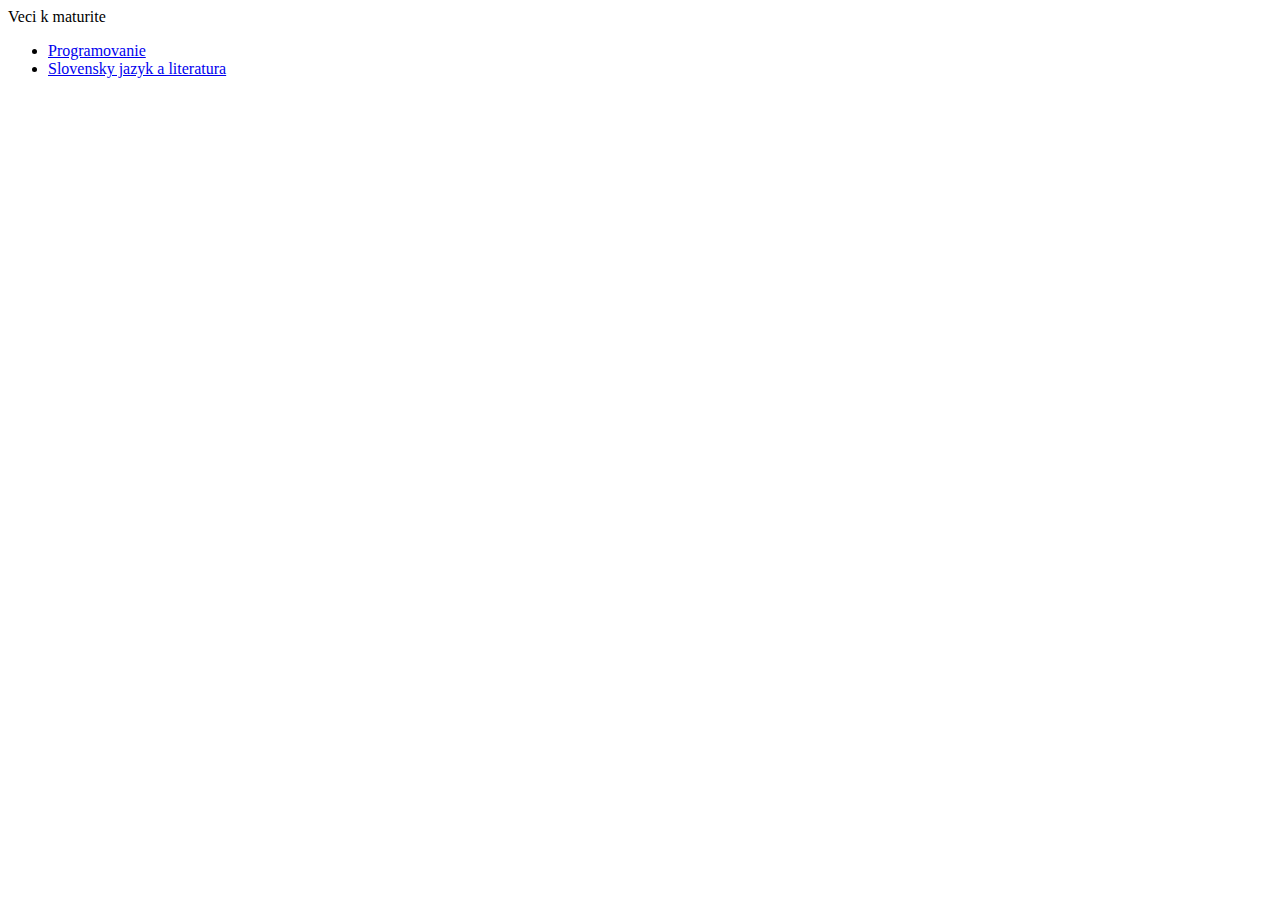
<file: material/index.html>
<!DOCTYPE html>
<html lang="">
  <head>
    <meta charset="utf-8">
    <title>Veci k maturite</title>
  </head>
  <body>
    <header>Veci k maturite</header>
    <main>
      <ul>
	<li><a href="prog.html">Programovanie</a></li>
	<li><a href="slovensky_jazyk.html">Slovensky jazyk a literatura</a></li>
    </main>
    <footer>
      
    </footer>
  </body>
</html>
</file>
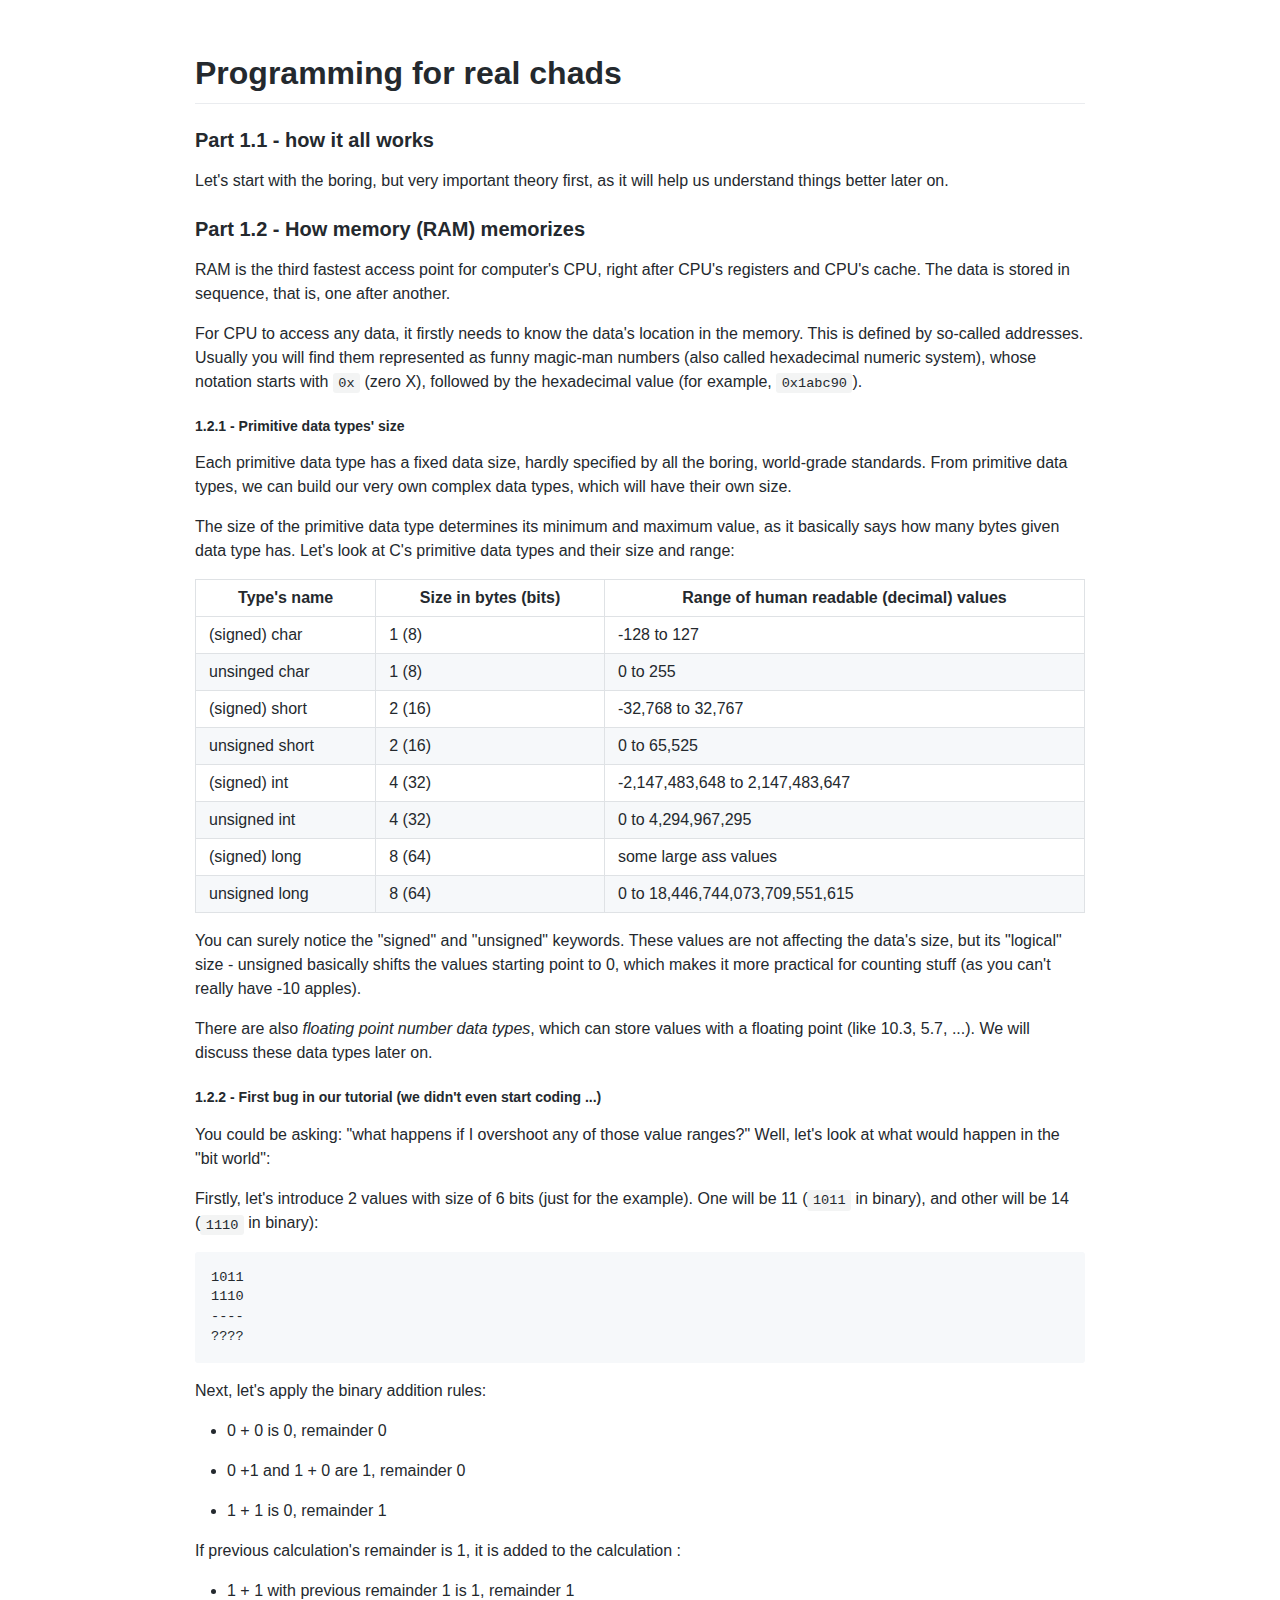
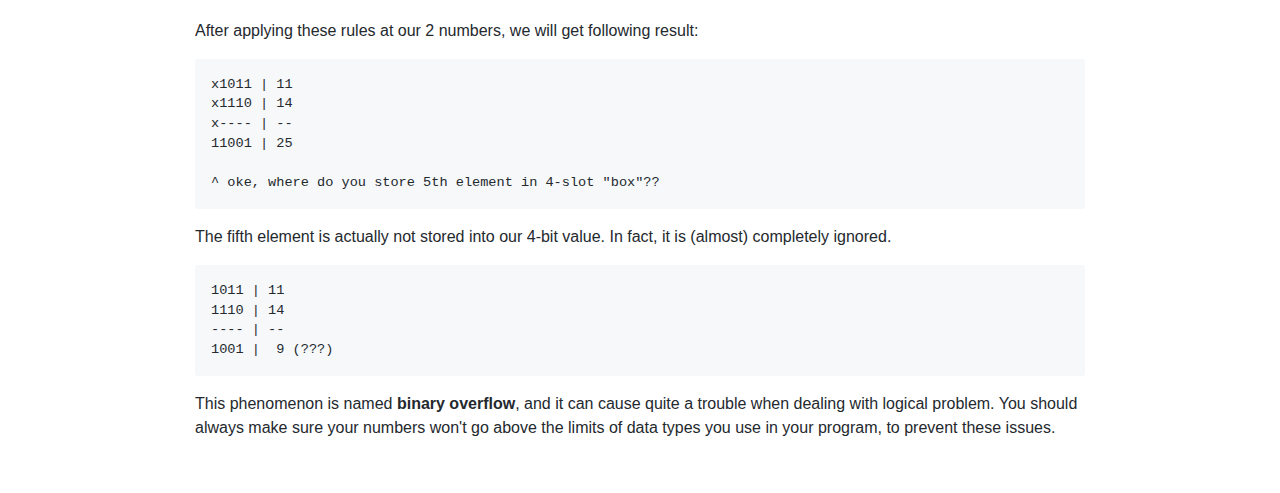
<file: learnc/part1.html>
<!DOCTYPE html>
<html lang="en">
<head>
  <meta charset="UTF-8">
  <meta name="viewport" content="width=device-width, initial-scale=1">
  <title></title>
  <style>
  @font-face {
  font-family: octicons-link;
  src: url([data-uri]) format('woff');
}

.markdown-body .octicon {
  display: inline-block;
  fill: currentColor;
  vertical-align: text-bottom;
}

.markdown-body .anchor {
  float: left;
  line-height: 1;
  margin-left: -20px;
  padding-right: 4px;
}

.markdown-body .anchor:focus {
  outline: none;
}

.markdown-body h1 .octicon-link,
.markdown-body h2 .octicon-link,
.markdown-body h3 .octicon-link,
.markdown-body h4 .octicon-link,
.markdown-body h5 .octicon-link,
.markdown-body h6 .octicon-link {
  color: #1b1f23;
  vertical-align: middle;
  visibility: hidden;
}

.markdown-body h1:hover .anchor,
.markdown-body h2:hover .anchor,
.markdown-body h3:hover .anchor,
.markdown-body h4:hover .anchor,
.markdown-body h5:hover .anchor,
.markdown-body h6:hover .anchor {
  text-decoration: none;
}

.markdown-body h1:hover .anchor .octicon-link,
.markdown-body h2:hover .anchor .octicon-link,
.markdown-body h3:hover .anchor .octicon-link,
.markdown-body h4:hover .anchor .octicon-link,
.markdown-body h5:hover .anchor .octicon-link,
.markdown-body h6:hover .anchor .octicon-link {
  visibility: visible;
}

.markdown-body {
  -ms-text-size-adjust: 100%;
  -webkit-text-size-adjust: 100%;
  color: #24292e;
  line-height: 1.5;
  font-family: -apple-system,BlinkMacSystemFont,Segoe UI,Helvetica,Arial,sans-serif,Apple Color Emoji,Segoe UI Emoji,Segoe UI Symbol;
  font-size: 16px;
  line-height: 1.5;
  word-wrap: break-word;
}

.markdown-body .pl-c {
  color: #6a737d;
}

.markdown-body .pl-c1,
.markdown-body .pl-s .pl-v {
  color: #005cc5;
}

.markdown-body .pl-e,
.markdown-body .pl-en {
  color: #6f42c1;
}

.markdown-body .pl-s .pl-s1,
.markdown-body .pl-smi {
  color: #24292e;
}

.markdown-body .pl-ent {
  color: #22863a;
}

.markdown-body .pl-k {
  color: #d73a49;
}

.markdown-body .pl-pds,
.markdown-body .pl-s,
.markdown-body .pl-s .pl-pse .pl-s1,
.markdown-body .pl-sr,
.markdown-body .pl-sr .pl-cce,
.markdown-body .pl-sr .pl-sra,
.markdown-body .pl-sr .pl-sre {
  color: #032f62;
}

.markdown-body .pl-smw,
.markdown-body .pl-v {
  color: #e36209;
}

.markdown-body .pl-bu {
  color: #b31d28;
}

.markdown-body .pl-ii {
  background-color: #b31d28;
  color: #fafbfc;
}

.markdown-body .pl-c2 {
  background-color: #d73a49;
  color: #fafbfc;
}

.markdown-body .pl-c2:before {
  content: "^M";
}

.markdown-body .pl-sr .pl-cce {
  color: #22863a;
  font-weight: 700;
}

.markdown-body .pl-ml {
  color: #735c0f;
}

.markdown-body .pl-mh,
.markdown-body .pl-mh .pl-en,
.markdown-body .pl-ms {
  color: #005cc5;
  font-weight: 700;
}

.markdown-body .pl-mi {
  color: #24292e;
  font-style: italic;
}

.markdown-body .pl-mb {
  color: #24292e;
  font-weight: 700;
}

.markdown-body .pl-md {
  background-color: #ffeef0;
  color: #b31d28;
}

.markdown-body .pl-mi1 {
  background-color: #f0fff4;
  color: #22863a;
}

.markdown-body .pl-mc {
  background-color: #ffebda;
  color: #e36209;
}

.markdown-body .pl-mi2 {
  background-color: #005cc5;
  color: #f6f8fa;
}

.markdown-body .pl-mdr {
  color: #6f42c1;
  font-weight: 700;
}

.markdown-body .pl-ba {
  color: #586069;
}

.markdown-body .pl-sg {
  color: #959da5;
}

.markdown-body .pl-corl {
  color: #032f62;
  text-decoration: underline;
}

.markdown-body details {
  display: block;
}

.markdown-body summary {
  display: list-item;
}

.markdown-body a {
  background-color: transparent;
}

.markdown-body a:active,
.markdown-body a:hover {
  outline-width: 0;
}

.markdown-body strong {
  font-weight: inherit;
  font-weight: bolder;
}

.markdown-body h1 {
  font-size: 2em;
  margin: .67em 0;
}

.markdown-body img {
  border-style: none;
}

.markdown-body code,
.markdown-body kbd,
.markdown-body pre {
  font-family: monospace,monospace;
  font-size: 1em;
}

.markdown-body hr {
  box-sizing: content-box;
  height: 0;
  overflow: visible;
}

.markdown-body input {
  font: inherit;
  margin: 0;
}

.markdown-body input {
  overflow: visible;
}

.markdown-body [type=checkbox] {
  box-sizing: border-box;
  padding: 0;
}

.markdown-body * {
  box-sizing: border-box;
}

.markdown-body input {
  font-family: inherit;
  font-size: inherit;
  line-height: inherit;
}

.markdown-body a {
  color: #0366d6;
  text-decoration: none;
}

.markdown-body a:hover {
  text-decoration: underline;
}

.markdown-body strong {
  font-weight: 600;
}

.markdown-body hr {
  background: transparent;
  border: 0;
  border-bottom: 1px solid #dfe2e5;
  height: 0;
  margin: 15px 0;
  overflow: hidden;
}

.markdown-body hr:before {
  content: "";
  display: table;
}

.markdown-body hr:after {
  clear: both;
  content: "";
  display: table;
}

.markdown-body table {
  border-collapse: collapse;
  border-spacing: 0;
}

.markdown-body td,
.markdown-body th {
  padding: 0;
}

.markdown-body details summary {
  cursor: pointer;
}

.markdown-body h1,
.markdown-body h2,
.markdown-body h3,
.markdown-body h4,
.markdown-body h5,
.markdown-body h6 {
  margin-bottom: 0;
  margin-top: 0;
}

.markdown-body h1 {
  font-size: 32px;
}

.markdown-body h1,
.markdown-body h2 {
  font-weight: 600;
}

.markdown-body h2 {
  font-size: 24px;
}

.markdown-body h3 {
  font-size: 20px;
}

.markdown-body h3,
.markdown-body h4 {
  font-weight: 600;
}

.markdown-body h4 {
  font-size: 16px;
}

.markdown-body h5 {
  font-size: 14px;
}

.markdown-body h5,
.markdown-body h6 {
  font-weight: 600;
}

.markdown-body h6 {
  font-size: 12px;
}

.markdown-body p {
  margin-bottom: 10px;
  margin-top: 0;
}

.markdown-body blockquote {
  margin: 0;
}

.markdown-body ol,
.markdown-body ul {
  margin-bottom: 0;
  margin-top: 0;
  padding-left: 0;
}

.markdown-body ol ol,
.markdown-body ul ol {
  list-style-type: lower-roman;
}

.markdown-body ol ol ol,
.markdown-body ol ul ol,
.markdown-body ul ol ol,
.markdown-body ul ul ol {
  list-style-type: lower-alpha;
}

.markdown-body dd {
  margin-left: 0;
}

.markdown-body code,
.markdown-body pre {
  font-family: SFMono-Regular,Consolas,Liberation Mono,Menlo,Courier,monospace;
  font-size: 12px;
}

.markdown-body pre {
  margin-bottom: 0;
  margin-top: 0;
}

.markdown-body input::-webkit-inner-spin-button,
.markdown-body input::-webkit-outer-spin-button {
  -webkit-appearance: none;
  appearance: none;
  margin: 0;
}

.markdown-body .border {
  border: 1px solid #e1e4e8!important;
}

.markdown-body .border-0 {
  border: 0!important;
}

.markdown-body .border-bottom {
  border-bottom: 1px solid #e1e4e8!important;
}

.markdown-body .rounded-1 {
  border-radius: 3px!important;
}

.markdown-body .bg-white {
  background-color: #fff!important;
}

.markdown-body .bg-gray-light {
  background-color: #fafbfc!important;
}

.markdown-body .text-gray-light {
  color: #6a737d!important;
}

.markdown-body .mb-0 {
  margin-bottom: 0!important;
}

.markdown-body .my-2 {
  margin-bottom: 8px!important;
  margin-top: 8px!important;
}

.markdown-body .pl-0 {
  padding-left: 0!important;
}

.markdown-body .py-0 {
  padding-bottom: 0!important;
  padding-top: 0!important;
}

.markdown-body .pl-1 {
  padding-left: 4px!important;
}

.markdown-body .pl-2 {
  padding-left: 8px!important;
}

.markdown-body .py-2 {
  padding-bottom: 8px!important;
  padding-top: 8px!important;
}

.markdown-body .pl-3,
.markdown-body .px-3 {
  padding-left: 16px!important;
}

.markdown-body .px-3 {
  padding-right: 16px!important;
}

.markdown-body .pl-4 {
  padding-left: 24px!important;
}

.markdown-body .pl-5 {
  padding-left: 32px!important;
}

.markdown-body .pl-6 {
  padding-left: 40px!important;
}

.markdown-body .f6 {
  font-size: 12px!important;
}

.markdown-body .lh-condensed {
  line-height: 1.25!important;
}

.markdown-body .text-bold {
  font-weight: 600!important;
}

.markdown-body:before {
  content: "";
  display: table;
}

.markdown-body:after {
  clear: both;
  content: "";
  display: table;
}

.markdown-body>:first-child {
  margin-top: 0!important;
}

.markdown-body>:last-child {
  margin-bottom: 0!important;
}

.markdown-body a:not([href]) {
  color: inherit;
  text-decoration: none;
}

.markdown-body blockquote,
.markdown-body dl,
.markdown-body ol,
.markdown-body p,
.markdown-body pre,
.markdown-body table,
.markdown-body ul {
  margin-bottom: 16px;
  margin-top: 0;
}

.markdown-body hr {
  background-color: #e1e4e8;
  border: 0;
  height: .25em;
  margin: 24px 0;
  padding: 0;
}

.markdown-body blockquote {
  border-left: .25em solid #dfe2e5;
  color: #6a737d;
  padding: 0 1em;
}

.markdown-body blockquote>:first-child {
  margin-top: 0;
}

.markdown-body blockquote>:last-child {
  margin-bottom: 0;
}

.markdown-body kbd {
  background-color: #fafbfc;
  border: 1px solid #c6cbd1;
  border-bottom-color: #959da5;
  border-radius: 3px;
  box-shadow: inset 0 -1px 0 #959da5;
  color: #444d56;
  display: inline-block;
  font-size: 11px;
  line-height: 10px;
  padding: 3px 5px;
  vertical-align: middle;
}

.markdown-body h1,
.markdown-body h2,
.markdown-body h3,
.markdown-body h4,
.markdown-body h5,
.markdown-body h6 {
  font-weight: 600;
  line-height: 1.25;
  margin-bottom: 16px;
  margin-top: 24px;
}

.markdown-body h1 {
  font-size: 2em;
}

.markdown-body h1,
.markdown-body h2 {
  border-bottom: 1px solid #eaecef;
  padding-bottom: .3em;
}

.markdown-body h2 {
  font-size: 1.5em;
}

.markdown-body h3 {
  font-size: 1.25em;
}

.markdown-body h4 {
  font-size: 1em;
}

.markdown-body h5 {
  font-size: .875em;
}

.markdown-body h6 {
  color: #6a737d;
  font-size: .85em;
}

.markdown-body ol,
.markdown-body ul {
  padding-left: 2em;
}

.markdown-body ol ol,
.markdown-body ol ul,
.markdown-body ul ol,
.markdown-body ul ul {
  margin-bottom: 0;
  margin-top: 0;
}

.markdown-body li {
  word-wrap: break-all;
}

.markdown-body li>p {
  margin-top: 16px;
}

.markdown-body li+li {
  margin-top: .25em;
}

.markdown-body dl {
  padding: 0;
}

.markdown-body dl dt {
  font-size: 1em;
  font-style: italic;
  font-weight: 600;
  margin-top: 16px;
  padding: 0;
}

.markdown-body dl dd {
  margin-bottom: 16px;
  padding: 0 16px;
}

.markdown-body table {
  display: block;
  overflow: auto;
  width: 100%;
}

.markdown-body table th {
  font-weight: 600;
}

.markdown-body table td,
.markdown-body table th {
  border: 1px solid #dfe2e5;
  padding: 6px 13px;
}

.markdown-body table tr {
  background-color: #fff;
  border-top: 1px solid #c6cbd1;
}

.markdown-body table tr:nth-child(2n) {
  background-color: #f6f8fa;
}

.markdown-body img {
  background-color: #fff;
  box-sizing: content-box;
  max-width: 100%;
}

.markdown-body img[align=right] {
  padding-left: 20px;
}

.markdown-body img[align=left] {
  padding-right: 20px;
}

.markdown-body code {
  background-color: rgba(27,31,35,.05);
  border-radius: 3px;
  font-size: 85%;
  margin: 0;
  padding: .2em .4em;
}

.markdown-body pre {
  word-wrap: normal;
}

.markdown-body pre>code {
  background: transparent;
  border: 0;
  font-size: 100%;
  margin: 0;
  padding: 0;
  white-space: pre;
  word-break: normal;
}

.markdown-body .highlight {
  margin-bottom: 16px;
}

.markdown-body .highlight pre {
  margin-bottom: 0;
  word-break: normal;
}

.markdown-body .highlight pre,
.markdown-body pre {
  background-color: #f6f8fa;
  border-radius: 3px;
  font-size: 85%;
  line-height: 1.45;
  overflow: auto;
  padding: 16px;
}

.markdown-body pre code {
  background-color: transparent;
  border: 0;
  display: inline;
  line-height: inherit;
  margin: 0;
  max-width: auto;
  overflow: visible;
  padding: 0;
  word-wrap: normal;
}

.markdown-body .commit-tease-sha {
  color: #444d56;
  display: inline-block;
  font-family: SFMono-Regular,Consolas,Liberation Mono,Menlo,Courier,monospace;
  font-size: 90%;
}

.markdown-body .blob-wrapper {
  border-bottom-left-radius: 3px;
  border-bottom-right-radius: 3px;
  overflow-x: auto;
  overflow-y: hidden;
}

.markdown-body .blob-wrapper-embedded {
  max-height: 240px;
  overflow-y: auto;
}

.markdown-body .blob-num {
  -moz-user-select: none;
  -ms-user-select: none;
  -webkit-user-select: none;
  color: rgba(27,31,35,.3);
  cursor: pointer;
  font-family: SFMono-Regular,Consolas,Liberation Mono,Menlo,Courier,monospace;
  font-size: 12px;
  line-height: 20px;
  min-width: 50px;
  padding-left: 10px;
  padding-right: 10px;
  text-align: right;
  user-select: none;
  vertical-align: top;
  white-space: nowrap;
  width: 1%;
}

.markdown-body .blob-num:hover {
  color: rgba(27,31,35,.6);
}

.markdown-body .blob-num:before {
  content: attr(data-line-number);
}

.markdown-body .blob-code {
  line-height: 20px;
  padding-left: 10px;
  padding-right: 10px;
  position: relative;
  vertical-align: top;
}

.markdown-body .blob-code-inner {
  color: #24292e;
  font-family: SFMono-Regular,Consolas,Liberation Mono,Menlo,Courier,monospace;
  font-size: 12px;
  overflow: visible;
  white-space: pre;
  word-wrap: normal;
}

.markdown-body .pl-token.active,
.markdown-body .pl-token:hover {
  background: #ffea7f;
  cursor: pointer;
}

.markdown-body kbd {
  background-color: #fafbfc;
  border: 1px solid #d1d5da;
  border-bottom-color: #c6cbd1;
  border-radius: 3px;
  box-shadow: inset 0 -1px 0 #c6cbd1;
  color: #444d56;
  display: inline-block;
  font: 11px SFMono-Regular,Consolas,Liberation Mono,Menlo,Courier,monospace;
  line-height: 10px;
  padding: 3px 5px;
  vertical-align: middle;
}

.markdown-body :checked+.radio-label {
  border-color: #0366d6;
  position: relative;
  z-index: 1;
}

.markdown-body .tab-size[data-tab-size="1"] {
  -moz-tab-size: 1;
  tab-size: 1;
}

.markdown-body .tab-size[data-tab-size="2"] {
  -moz-tab-size: 2;
  tab-size: 2;
}

.markdown-body .tab-size[data-tab-size="3"] {
  -moz-tab-size: 3;
  tab-size: 3;
}

.markdown-body .tab-size[data-tab-size="4"] {
  -moz-tab-size: 4;
  tab-size: 4;
}

.markdown-body .tab-size[data-tab-size="5"] {
  -moz-tab-size: 5;
  tab-size: 5;
}

.markdown-body .tab-size[data-tab-size="6"] {
  -moz-tab-size: 6;
  tab-size: 6;
}

.markdown-body .tab-size[data-tab-size="7"] {
  -moz-tab-size: 7;
  tab-size: 7;
}

.markdown-body .tab-size[data-tab-size="8"] {
  -moz-tab-size: 8;
  tab-size: 8;
}

.markdown-body .tab-size[data-tab-size="9"] {
  -moz-tab-size: 9;
  tab-size: 9;
}

.markdown-body .tab-size[data-tab-size="10"] {
  -moz-tab-size: 10;
  tab-size: 10;
}

.markdown-body .tab-size[data-tab-size="11"] {
  -moz-tab-size: 11;
  tab-size: 11;
}

.markdown-body .tab-size[data-tab-size="12"] {
  -moz-tab-size: 12;
  tab-size: 12;
}

.markdown-body .task-list-item {
  list-style-type: none;
}

.markdown-body .task-list-item+.task-list-item {
  margin-top: 3px;
}

.markdown-body .task-list-item input {
  margin: 0 .2em .25em -1.6em;
  vertical-align: middle;
}

.markdown-body hr {
  border-bottom-color: #eee;
}

.markdown-body .pl-0 {
  padding-left: 0!important;
}

.markdown-body .pl-1 {
  padding-left: 4px!important;
}

.markdown-body .pl-2 {
  padding-left: 8px!important;
}

.markdown-body .pl-3 {
  padding-left: 16px!important;
}

.markdown-body .pl-4 {
  padding-left: 24px!important;
}

.markdown-body .pl-5 {
  padding-left: 32px!important;
}

.markdown-body .pl-6 {
  padding-left: 40px!important;
}

.markdown-body .pl-7 {
  padding-left: 48px!important;
}

.markdown-body .pl-8 {
  padding-left: 64px!important;
}

.markdown-body .pl-9 {
  padding-left: 80px!important;
}

.markdown-body .pl-10 {
  padding-left: 96px!important;
}

.markdown-body .pl-11 {
  padding-left: 112px!important;
}

.markdown-body .pl-12 {
  padding-left: 128px!important;
}

/*# sourceURL=webpack://./node_modules/github-markdown-css/github-markdown.css */
/*# sourceMappingURL=[data-uri] */
  </style>
  <style>
  /**
 * prism.js default theme for JavaScript, CSS and HTML
 * Based on dabblet (http://dabblet.com)
 * @author Lea Verou
 */

code[class*="language-"],
pre[class*="language-"] {
	color: black;
	background: none;
	text-shadow: 0 1px white;
	font-family: Consolas, Monaco, 'Andale Mono', 'Ubuntu Mono', monospace;
	font-size: 1em;
	text-align: left;
	white-space: pre;
	word-spacing: normal;
	word-break: normal;
	word-wrap: normal;
	line-height: 1.5;

	-moz-tab-size: 4;
	-o-tab-size: 4;
	tab-size: 4;

	-webkit-hyphens: none;
	-moz-hyphens: none;
	-ms-hyphens: none;
	hyphens: none;
}

pre[class*="language-"]::-moz-selection, pre[class*="language-"] ::-moz-selection,
code[class*="language-"]::-moz-selection, code[class*="language-"] ::-moz-selection {
	text-shadow: none;
	background: #b3d4fc;
}

pre[class*="language-"]::selection, pre[class*="language-"] ::selection,
code[class*="language-"]::selection, code[class*="language-"] ::selection {
	text-shadow: none;
	background: #b3d4fc;
}

@media print {
	code[class*="language-"],
	pre[class*="language-"] {
		text-shadow: none;
	}
}

/* Code blocks */
pre[class*="language-"] {
	padding: 1em;
	margin: .5em 0;
	overflow: auto;
}

:not(pre) > code[class*="language-"],
pre[class*="language-"] {
	background: #f5f2f0;
}

/* Inline code */
:not(pre) > code[class*="language-"] {
	padding: .1em;
	border-radius: .3em;
	white-space: normal;
}

.token.comment,
.token.prolog,
.token.doctype,
.token.cdata {
	color: slategray;
}

.token.punctuation {
	color: #999;
}

.token.namespace {
	opacity: .7;
}

.token.property,
.token.tag,
.token.boolean,
.token.number,
.token.constant,
.token.symbol,
.token.deleted {
	color: #905;
}

.token.selector,
.token.attr-name,
.token.string,
.token.char,
.token.builtin,
.token.inserted {
	color: #690;
}

.token.operator,
.token.entity,
.token.url,
.language-css .token.string,
.style .token.string {
	color: #9a6e3a;
	/* This background color was intended by the author of this theme. */
	background: hsla(0, 0%, 100%, .5);
}

.token.atrule,
.token.attr-value,
.token.keyword {
	color: #07a;
}

.token.function,
.token.class-name {
	color: #DD4A68;
}

.token.regex,
.token.important,
.token.variable {
	color: #e90;
}

.token.important,
.token.bold {
	font-weight: bold;
}
.token.italic {
	font-style: italic;
}

.token.entity {
	cursor: help;
}

/*# sourceURL=webpack://./node_modules/prismjs/themes/prism.css */
/*# sourceMappingURL=[data-uri] */
  </style>
  <style>
  
  </style>
  <style>
    .markdown-body {
      font-family: -apple-system,Segoe UI,Helvetica,Arial,sans-serif,Apple Color Emoji,Segoe UI Emoji;
      box-sizing: border-box;
      min-width: 200px;
      max-width: 980px;
      margin: 0 auto;
      padding: 45px;
    }

    @media not print {
      .markdown-body {
        padding: 45px;
      }

      @media (max-width: 767px) {
        .markdown-body {
          padding: 15px;
        }
      }
    }

    .hf-container {
      color: #24292e;
      line-height: 1.3;
    }

    .markdown-body .highlight pre,
    .markdown-body pre {
      white-space: pre-wrap;
    }
    .markdown-body table {
      display: table;
    }
    .markdown-body img[data-align="center"] {
      display: block;
      margin: 0 auto;
    }
    .markdown-body img[data-align="right"] {
      display: block;
      margin: 0 0 0 auto;
    }
    .markdown-body li.task-list-item {
      list-style-type: none;
    }
    .markdown-body li > [type=checkbox] {
      margin: 0 0 0 -1.3em;
    }
    .markdown-body input[type="checkbox"] ~ p {
      margin-top: 0;
      display: inline-block;
    }
    .markdown-body ol ol,
    .markdown-body ul ol {
      list-style-type: decimal;
    }
    .markdown-body ol ol ol,
    .markdown-body ol ul ol,
    .markdown-body ul ol ol,
    .markdown-body ul ul ol {
      list-style-type: decimal;
    }
  </style>
  <style>.markdown-body a.footnote-ref {
  text-decoration: none;
}

.footnotes {
  font-size: .85em;
  opacity: .8;
}

.footnotes li[role="doc-endnote"] {
  position: relative;
}

.footnotes .footnote-back {
  position: absolute;
  font-family: initial;
  top: .2em;
  right: 1em;
  text-decoration: none;
}

.inline-math.invalid,
.multiple-math.invalid {
  color: rgb(255, 105, 105);
}

.toc-container {
  width: 100%;
}

.toc-container .toc-title {
  font-weight: 700;
  font-size: 1.2em;
  margin-bottom: 0;
}

.toc-container li,
.toc-container ul,
.toc-container ul li {
  list-style: none !important;
}

.toc-container > ul {
  padding-left: 0;
}

.toc-container ul li span {
  display : flex;
}

.toc-container ul li span a {
  color: inherit;
  text-decoration: none;
}
.toc-container ul li span a:hover {
  color: inherit;
  text-decoration: none;
}

.toc-container ul li span span.dots {
  flex: 1;
  height: 0.65em;
  margin: 0 10px;
  border-bottom: 2px dotted black;
}

/*# sourceURL=webpack://./src/muya/lib/assets/styles/exportStyle.css */
/*# sourceMappingURL=[data-uri] */</style>
  <style>.markdown-body{}pre.front-matter{display:none!important;}</style>
</head>
<body>
  <article class="markdown-body"><h1 class="atx" id="programming-for-real-chads">Programming for real chads</h1>
<h3 class="atx" id="part-11---how-it-all-works">Part 1.1 - how it all works</h3>
<p>Let's start with the boring, but very important theory first, as it will help us understand things better later on. </p>
<h3 class="atx" id="part-12---how-memory-ram-memorizes">Part 1.2 - How memory (RAM) memorizes</h3>
<p>RAM is the third fastest access point for computer's CPU, right after CPU's registers and CPU's cache. The data is stored in sequence, that is, one after another.</p>
<p>For CPU to access any data, it firstly needs to know the data's location in the memory. This is defined by so-called addresses. Usually you will find them represented as funny magic-man numbers (also called hexadecimal numeric system), whose notation starts with <code>0x</code> (zero X), followed by the hexadecimal value (for example, <code>0x1abc90</code>).</p>
<h5 class="atx" id="121---primitive-data-typesand39-size">1.2.1 - Primitive data types' size</h5>
<p>Each primitive data type has a fixed data size, hardly specified by all the boring, world-grade standards. From primitive data types, we can build our very own complex data types, which will have their own size.</p>
<p>The size of the primitive data type determines its minimum and maximum value, as it basically says how many bytes given data type has. Let's look at C's primitive data types and their size and range:</p>
<table>
<thead>
<tr>
<th>Type's name</th>
<th>Size in bytes (bits)</th>
<th>Range of human readable (decimal) values</th>
</tr>
</thead>
<tbody><tr>
<td>(signed) char</td>
<td>1 (8)</td>
<td>-128 to 127</td>
</tr>
<tr>
<td>unsinged char</td>
<td>1 (8)</td>
<td>0 to 255</td>
</tr>
<tr>
<td>(signed) short</td>
<td>2 (16)</td>
<td>-32,768 to 32,767</td>
</tr>
<tr>
<td>unsigned short</td>
<td>2 (16)</td>
<td>0 to 65,525</td>
</tr>
<tr>
<td>(signed) int</td>
<td>4 (32)</td>
<td>-2,147,483,648 to 2,147,483,647</td>
</tr>
<tr>
<td>unsigned int</td>
<td>4 (32)</td>
<td>0 to&nbsp;4,294,967,295</td>
</tr>
<tr>
<td>(signed) long</td>
<td>8 (64)</td>
<td>some large ass values</td>
</tr>
<tr>
<td>unsigned long</td>
<td>8 (64)</td>
<td>0 to 18,446,744,073,709,551,615</td>
</tr>
</tbody></table>
<p>You can surely notice the "signed" and "unsigned" keywords. These values are not  affecting the data's size, but its "logical" size - unsigned basically shifts the values starting point to 0, which makes it more practical for counting stuff (as you can't really have -10 apples).</p>
<p>There are also <em>floating point number data types</em>, which can store values with a floating point (like 10.3, 5.7, ...). We will discuss these data types later on.</p>
<h5 class="atx" id="122---first-bug-in-our-tutorial-we-didnand39t-even-start-coding-">1.2.2 - First bug in our tutorial (we didn't even start coding ...)</h5>
<p>You could be asking: "what happens if I overshoot any of those value ranges?" Well, let's look at what would happen in the "bit world":</p>
<p>Firstly, let's introduce 2 values with size of 6 bits (just for the example). One will be 11 (<code>1011</code> in binary), and other will be 14 (<code>1110</code> in binary):</p>
<pre><code class="fenced-code-block">1011
1110
----
????</code></pre>
<p>Next, let's apply the binary addition rules:</p>
<ul>
<li><p>0 + 0 is 0, remainder 0</p>
</li>
<li><p>0 +1 and 1 + 0 are 1, remainder 0</p>
</li>
<li><p>1 + 1 is 0, remainder 1</p>
</li>
</ul>
<p>If previous calculation's remainder is 1, it is added to the calculation :</p>
<ul>
<li>1 + 1 with previous remainder 1 is 1, remainder 1</li>
</ul>
<p>After applying these rules at our 2 numbers, we will get following result:</p>
<pre><code class="fenced-code-block">x1011 | 11
x1110 | 14
x---- | --
11001 | 25

^ oke, where do you store 5th element in 4-slot "box"??</code></pre>
<p>The fifth element is actually not stored into our 4-bit value. In fact, it is (almost) completely ignored.</p>
<pre><code class="fenced-code-block">1011 | 11
1110 | 14
---- | --
1001 |  9 (???)</code></pre>
<p>This phenomenon is named <strong>binary overflow</strong>, and it can cause quite a trouble when dealing with logical problem. You should always make sure your numbers won't go above the limits of data types you use in your program, to prevent these issues.</p>
</article>
</body>
</html>
</file>
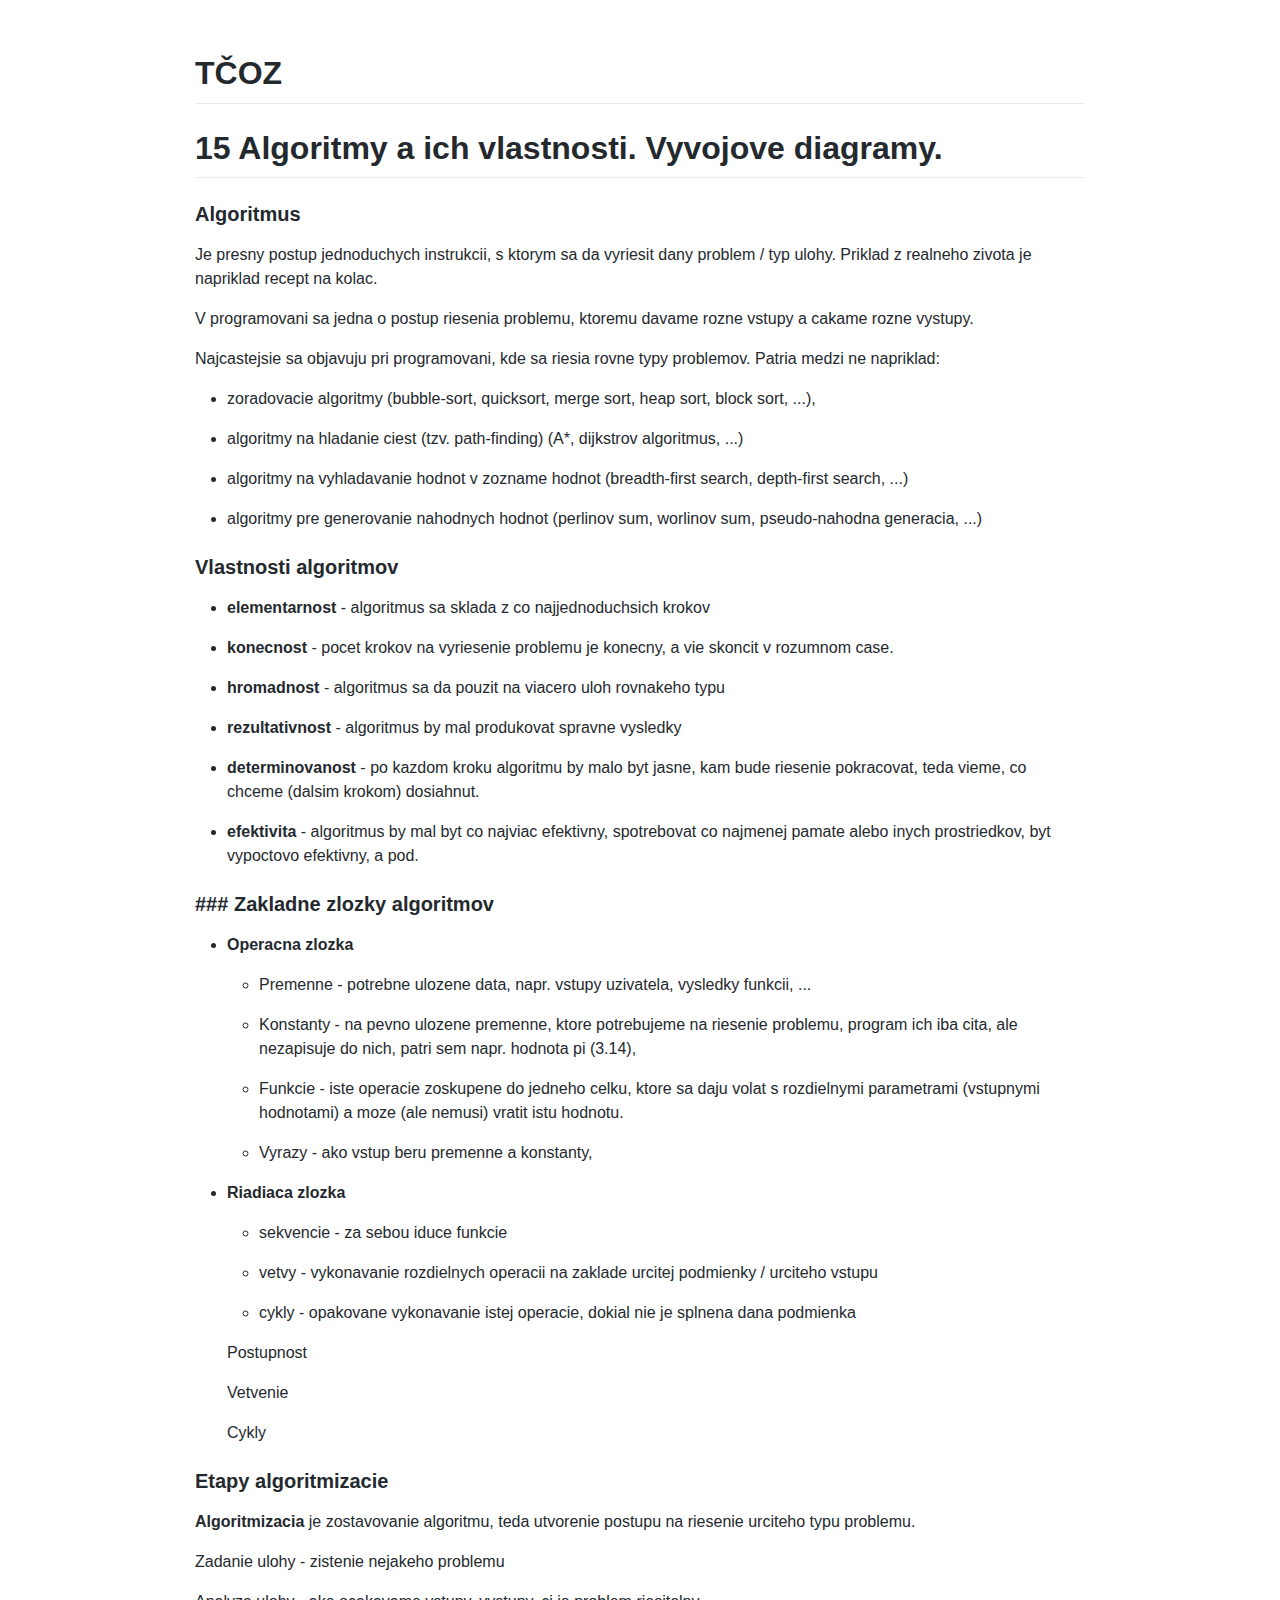
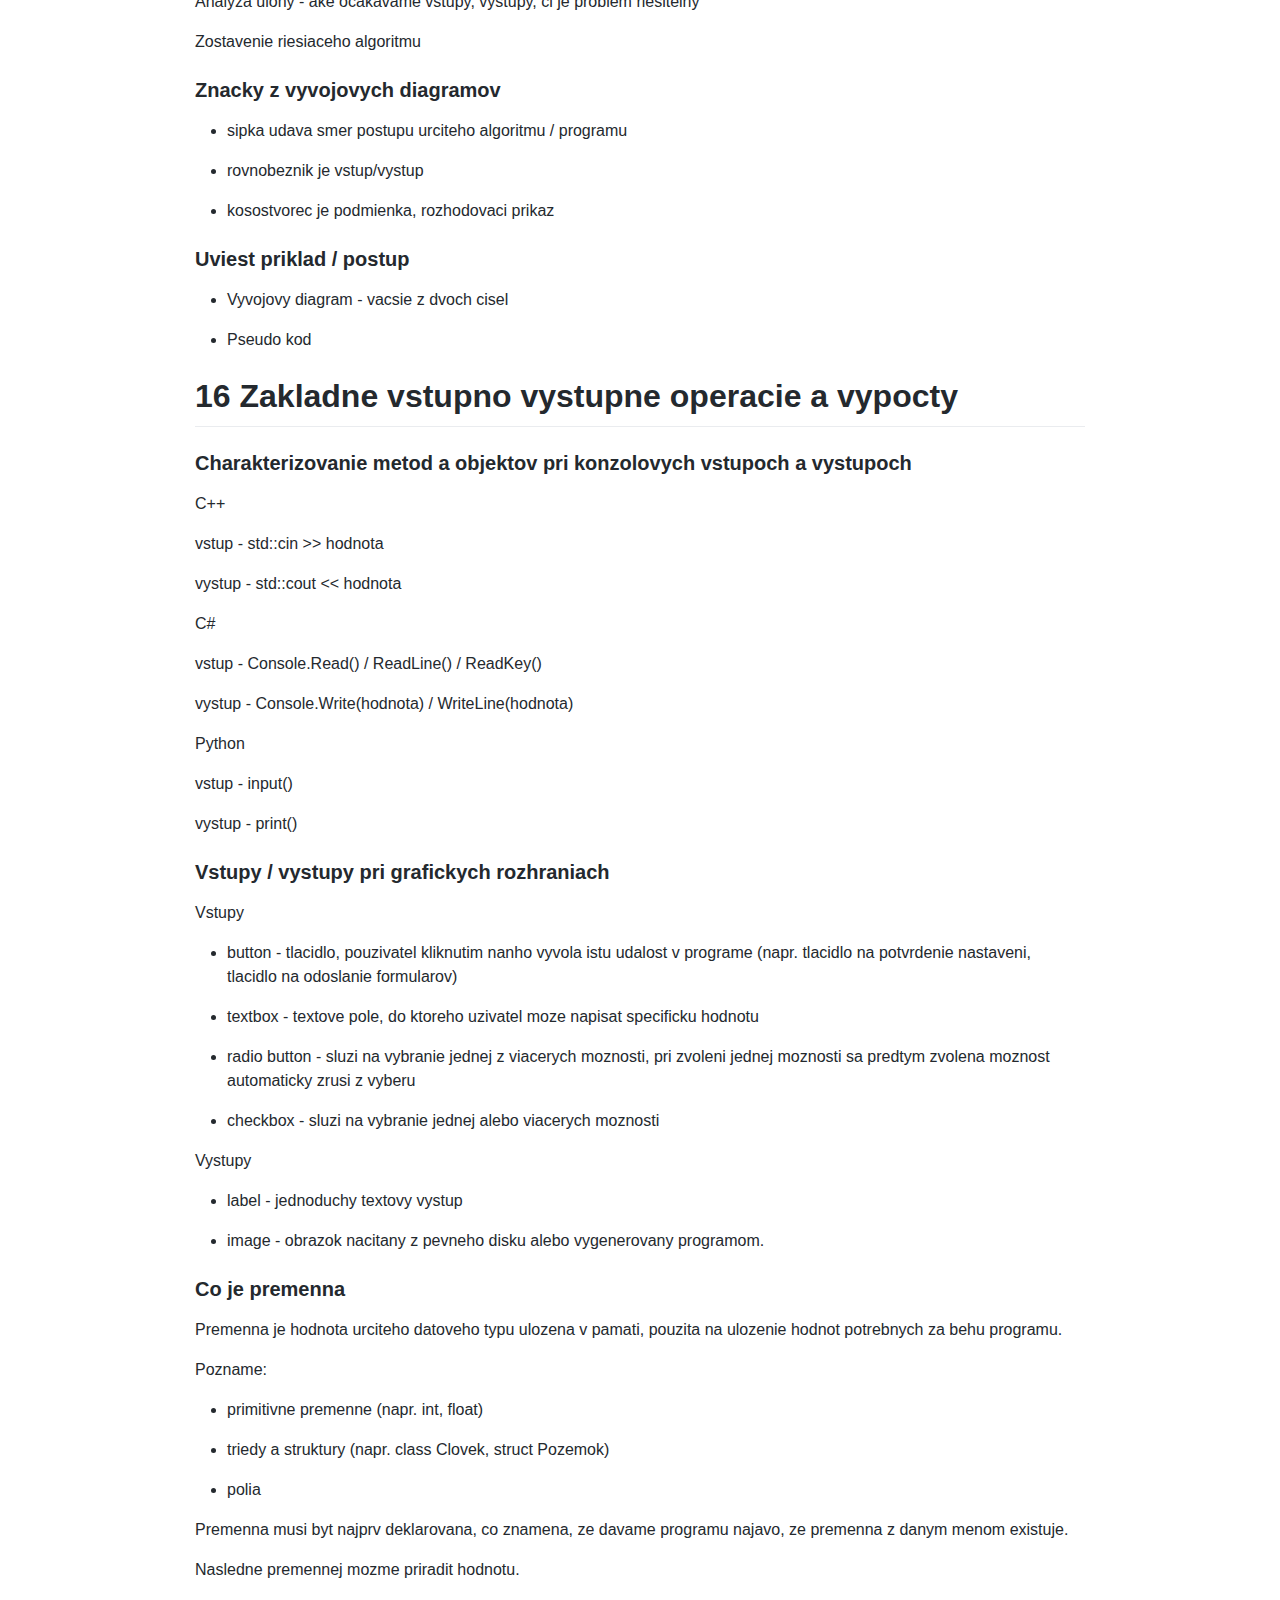
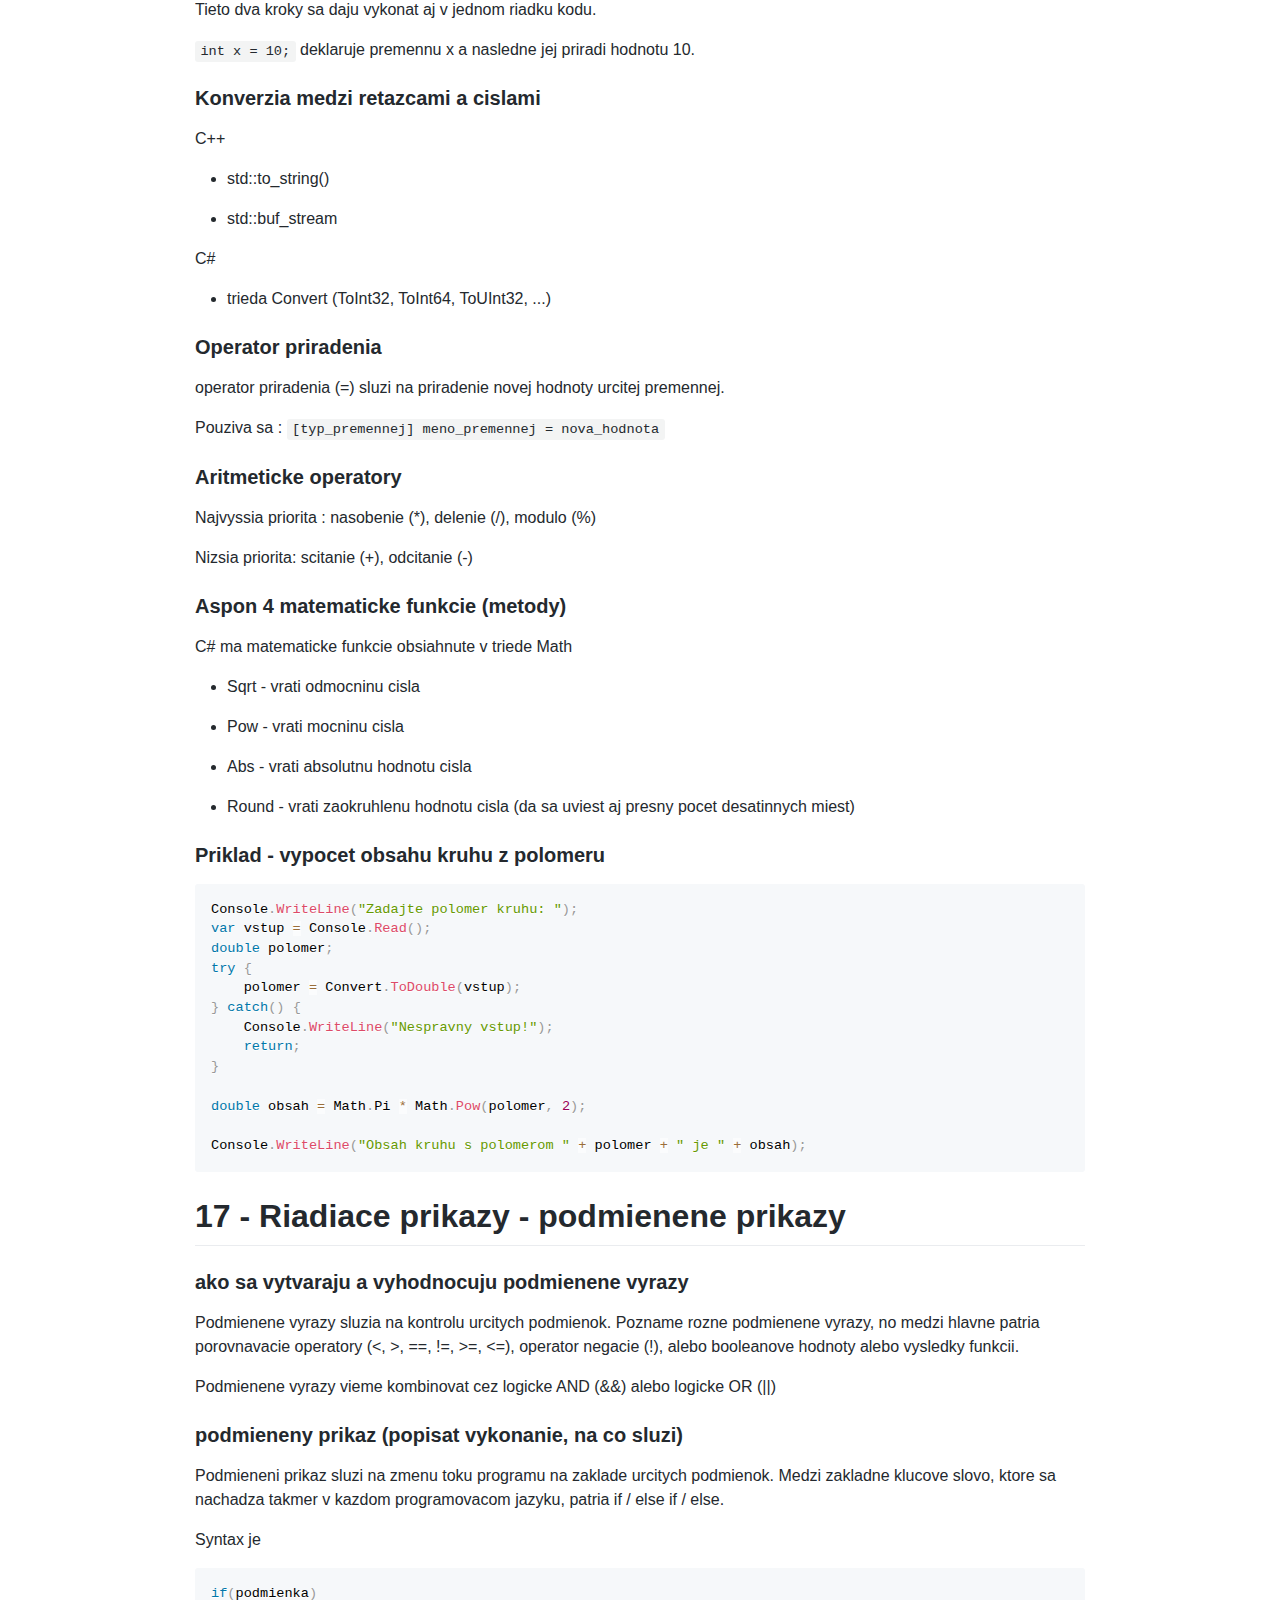
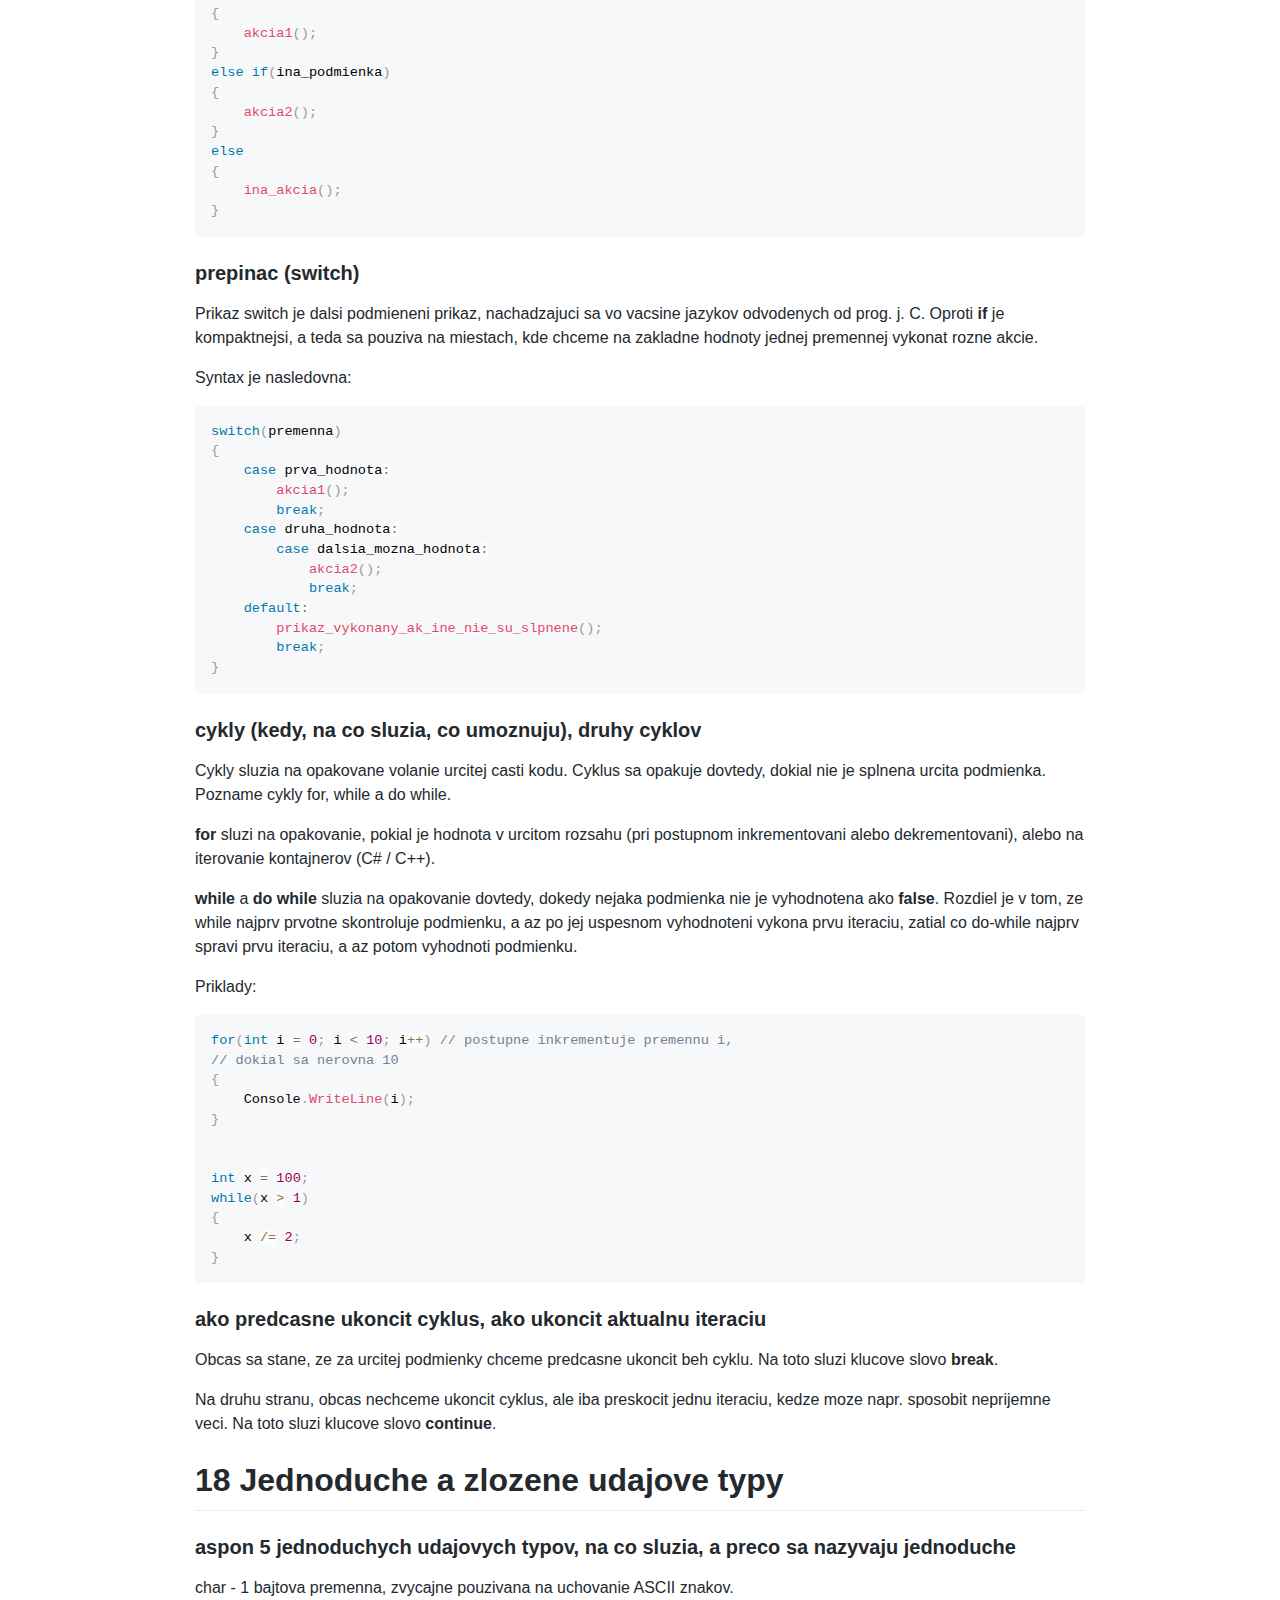
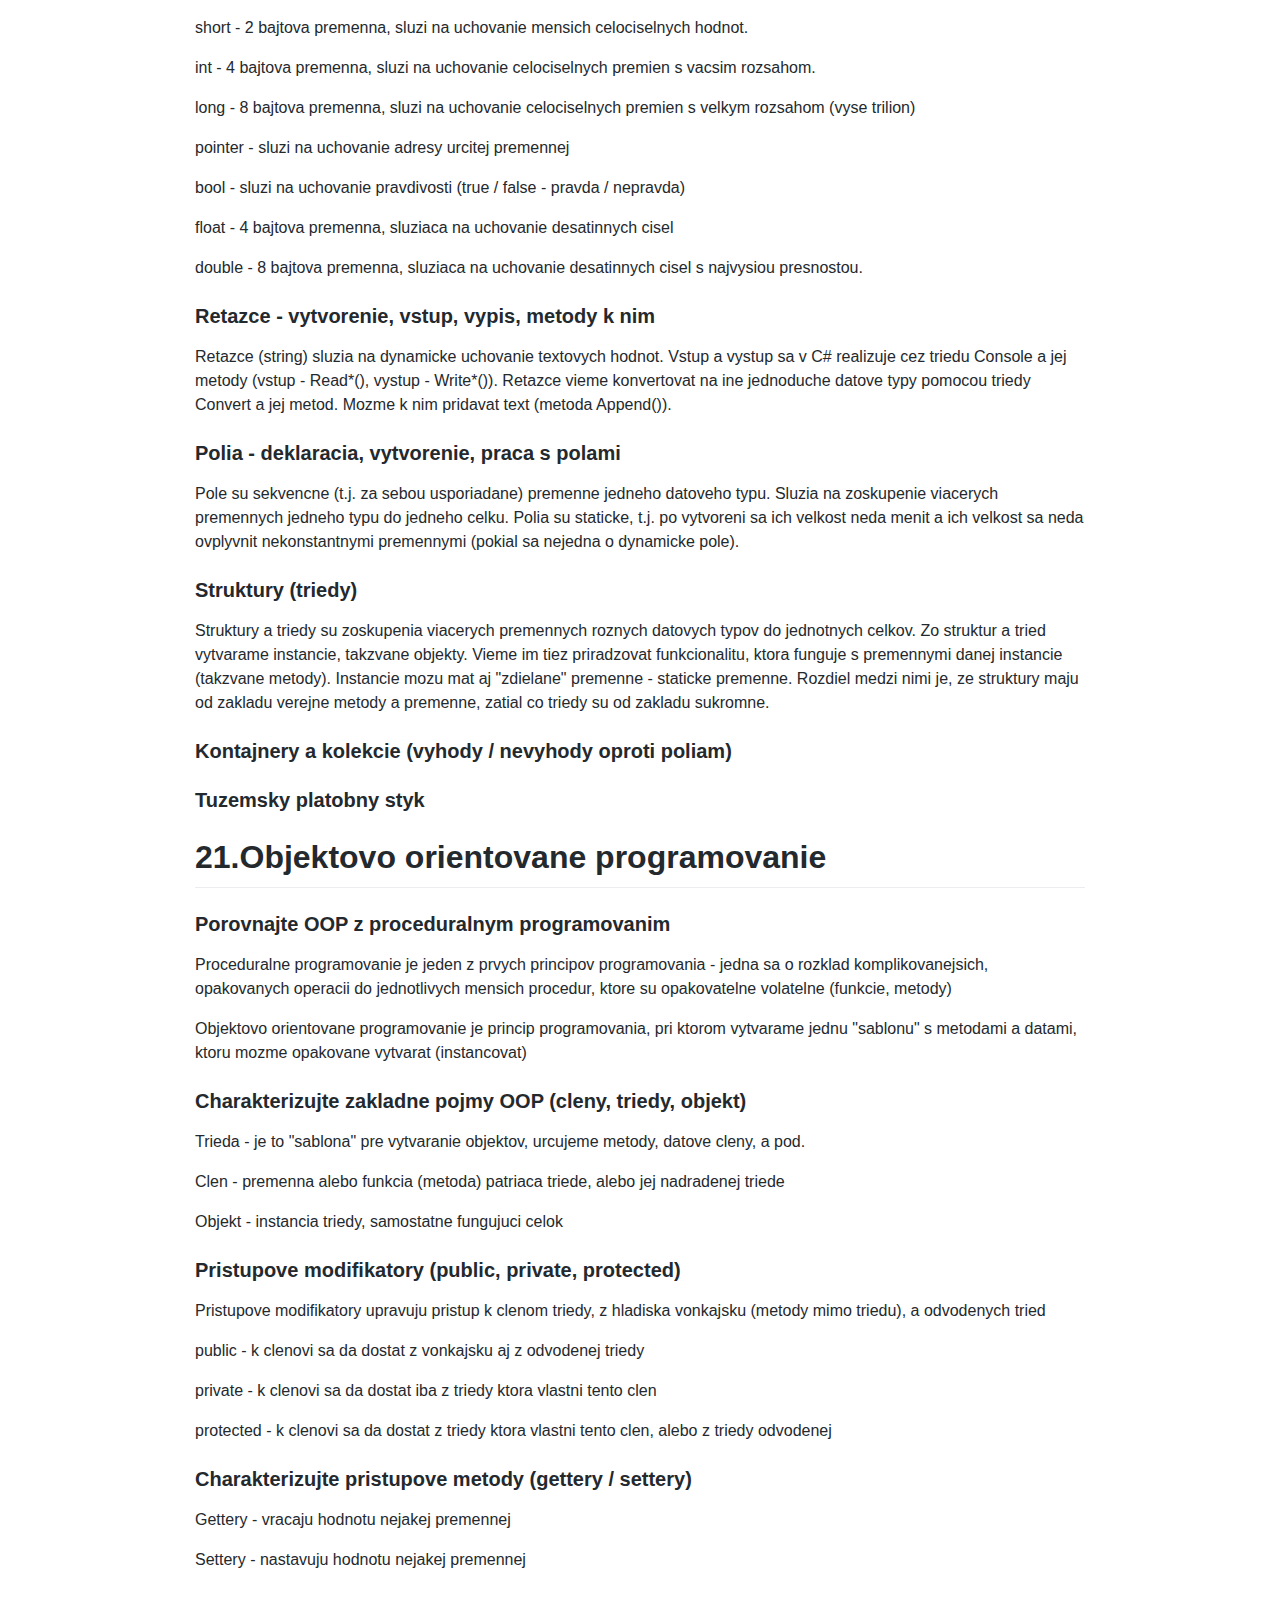
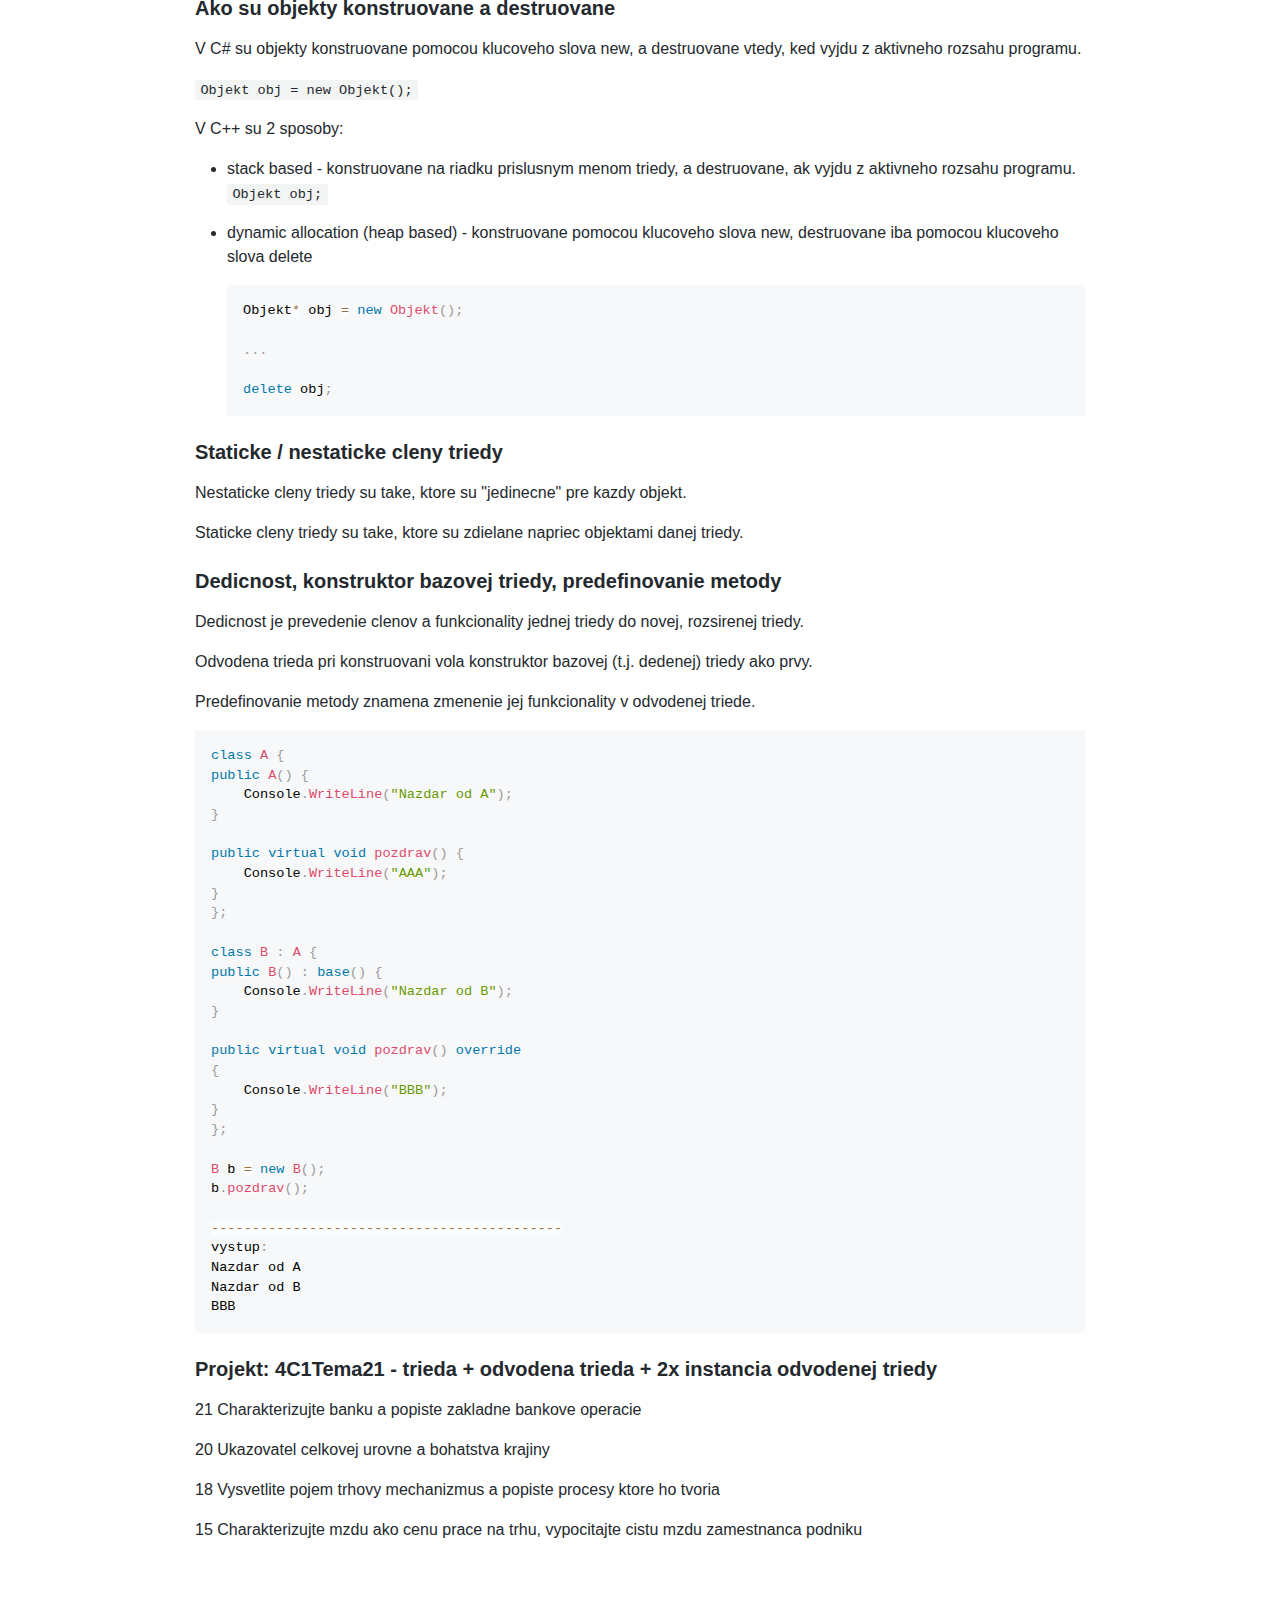
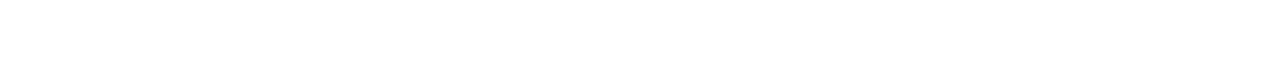
<file: material/prog.html>
<!DOCTYPE html>
<html lang="en">
<head>
  <meta charset="UTF-8">
  <meta name="viewport" content="width=device-width, initial-scale=1">
  <title></title>
  <style>
  @font-face {
  font-family: octicons-link;
  src: url([data-uri]) format('woff');
}

.markdown-body .octicon {
  display: inline-block;
  fill: currentColor;
  vertical-align: text-bottom;
}

.markdown-body .anchor {
  float: left;
  line-height: 1;
  margin-left: -20px;
  padding-right: 4px;
}

.markdown-body .anchor:focus {
  outline: none;
}

.markdown-body h1 .octicon-link,
.markdown-body h2 .octicon-link,
.markdown-body h3 .octicon-link,
.markdown-body h4 .octicon-link,
.markdown-body h5 .octicon-link,
.markdown-body h6 .octicon-link {
  color: #1b1f23;
  vertical-align: middle;
  visibility: hidden;
}

.markdown-body h1:hover .anchor,
.markdown-body h2:hover .anchor,
.markdown-body h3:hover .anchor,
.markdown-body h4:hover .anchor,
.markdown-body h5:hover .anchor,
.markdown-body h6:hover .anchor {
  text-decoration: none;
}

.markdown-body h1:hover .anchor .octicon-link,
.markdown-body h2:hover .anchor .octicon-link,
.markdown-body h3:hover .anchor .octicon-link,
.markdown-body h4:hover .anchor .octicon-link,
.markdown-body h5:hover .anchor .octicon-link,
.markdown-body h6:hover .anchor .octicon-link {
  visibility: visible;
}

.markdown-body {
  -ms-text-size-adjust: 100%;
  -webkit-text-size-adjust: 100%;
  color: #24292e;
  line-height: 1.5;
  font-family: -apple-system,BlinkMacSystemFont,Segoe UI,Helvetica,Arial,sans-serif,Apple Color Emoji,Segoe UI Emoji,Segoe UI Symbol;
  font-size: 16px;
  line-height: 1.5;
  word-wrap: break-word;
}

.markdown-body .pl-c {
  color: #6a737d;
}

.markdown-body .pl-c1,
.markdown-body .pl-s .pl-v {
  color: #005cc5;
}

.markdown-body .pl-e,
.markdown-body .pl-en {
  color: #6f42c1;
}

.markdown-body .pl-s .pl-s1,
.markdown-body .pl-smi {
  color: #24292e;
}

.markdown-body .pl-ent {
  color: #22863a;
}

.markdown-body .pl-k {
  color: #d73a49;
}

.markdown-body .pl-pds,
.markdown-body .pl-s,
.markdown-body .pl-s .pl-pse .pl-s1,
.markdown-body .pl-sr,
.markdown-body .pl-sr .pl-cce,
.markdown-body .pl-sr .pl-sra,
.markdown-body .pl-sr .pl-sre {
  color: #032f62;
}

.markdown-body .pl-smw,
.markdown-body .pl-v {
  color: #e36209;
}

.markdown-body .pl-bu {
  color: #b31d28;
}

.markdown-body .pl-ii {
  background-color: #b31d28;
  color: #fafbfc;
}

.markdown-body .pl-c2 {
  background-color: #d73a49;
  color: #fafbfc;
}

.markdown-body .pl-c2:before {
  content: "^M";
}

.markdown-body .pl-sr .pl-cce {
  color: #22863a;
  font-weight: 700;
}

.markdown-body .pl-ml {
  color: #735c0f;
}

.markdown-body .pl-mh,
.markdown-body .pl-mh .pl-en,
.markdown-body .pl-ms {
  color: #005cc5;
  font-weight: 700;
}

.markdown-body .pl-mi {
  color: #24292e;
  font-style: italic;
}

.markdown-body .pl-mb {
  color: #24292e;
  font-weight: 700;
}

.markdown-body .pl-md {
  background-color: #ffeef0;
  color: #b31d28;
}

.markdown-body .pl-mi1 {
  background-color: #f0fff4;
  color: #22863a;
}

.markdown-body .pl-mc {
  background-color: #ffebda;
  color: #e36209;
}

.markdown-body .pl-mi2 {
  background-color: #005cc5;
  color: #f6f8fa;
}

.markdown-body .pl-mdr {
  color: #6f42c1;
  font-weight: 700;
}

.markdown-body .pl-ba {
  color: #586069;
}

.markdown-body .pl-sg {
  color: #959da5;
}

.markdown-body .pl-corl {
  color: #032f62;
  text-decoration: underline;
}

.markdown-body details {
  display: block;
}

.markdown-body summary {
  display: list-item;
}

.markdown-body a {
  background-color: transparent;
}

.markdown-body a:active,
.markdown-body a:hover {
  outline-width: 0;
}

.markdown-body strong {
  font-weight: inherit;
  font-weight: bolder;
}

.markdown-body h1 {
  font-size: 2em;
  margin: .67em 0;
}

.markdown-body img {
  border-style: none;
}

.markdown-body code,
.markdown-body kbd,
.markdown-body pre {
  font-family: monospace,monospace;
  font-size: 1em;
}

.markdown-body hr {
  box-sizing: content-box;
  height: 0;
  overflow: visible;
}

.markdown-body input {
  font: inherit;
  margin: 0;
}

.markdown-body input {
  overflow: visible;
}

.markdown-body [type=checkbox] {
  box-sizing: border-box;
  padding: 0;
}

.markdown-body * {
  box-sizing: border-box;
}

.markdown-body input {
  font-family: inherit;
  font-size: inherit;
  line-height: inherit;
}

.markdown-body a {
  color: #0366d6;
  text-decoration: none;
}

.markdown-body a:hover {
  text-decoration: underline;
}

.markdown-body strong {
  font-weight: 600;
}

.markdown-body hr {
  background: transparent;
  border: 0;
  border-bottom: 1px solid #dfe2e5;
  height: 0;
  margin: 15px 0;
  overflow: hidden;
}

.markdown-body hr:before {
  content: "";
  display: table;
}

.markdown-body hr:after {
  clear: both;
  content: "";
  display: table;
}

.markdown-body table {
  border-collapse: collapse;
  border-spacing: 0;
}

.markdown-body td,
.markdown-body th {
  padding: 0;
}

.markdown-body details summary {
  cursor: pointer;
}

.markdown-body h1,
.markdown-body h2,
.markdown-body h3,
.markdown-body h4,
.markdown-body h5,
.markdown-body h6 {
  margin-bottom: 0;
  margin-top: 0;
}

.markdown-body h1 {
  font-size: 32px;
}

.markdown-body h1,
.markdown-body h2 {
  font-weight: 600;
}

.markdown-body h2 {
  font-size: 24px;
}

.markdown-body h3 {
  font-size: 20px;
}

.markdown-body h3,
.markdown-body h4 {
  font-weight: 600;
}

.markdown-body h4 {
  font-size: 16px;
}

.markdown-body h5 {
  font-size: 14px;
}

.markdown-body h5,
.markdown-body h6 {
  font-weight: 600;
}

.markdown-body h6 {
  font-size: 12px;
}

.markdown-body p {
  margin-bottom: 10px;
  margin-top: 0;
}

.markdown-body blockquote {
  margin: 0;
}

.markdown-body ol,
.markdown-body ul {
  margin-bottom: 0;
  margin-top: 0;
  padding-left: 0;
}

.markdown-body ol ol,
.markdown-body ul ol {
  list-style-type: lower-roman;
}

.markdown-body ol ol ol,
.markdown-body ol ul ol,
.markdown-body ul ol ol,
.markdown-body ul ul ol {
  list-style-type: lower-alpha;
}

.markdown-body dd {
  margin-left: 0;
}

.markdown-body code,
.markdown-body pre {
  font-family: SFMono-Regular,Consolas,Liberation Mono,Menlo,Courier,monospace;
  font-size: 12px;
}

.markdown-body pre {
  margin-bottom: 0;
  margin-top: 0;
}

.markdown-body input::-webkit-inner-spin-button,
.markdown-body input::-webkit-outer-spin-button {
  -webkit-appearance: none;
  appearance: none;
  margin: 0;
}

.markdown-body .border {
  border: 1px solid #e1e4e8!important;
}

.markdown-body .border-0 {
  border: 0!important;
}

.markdown-body .border-bottom {
  border-bottom: 1px solid #e1e4e8!important;
}

.markdown-body .rounded-1 {
  border-radius: 3px!important;
}

.markdown-body .bg-white {
  background-color: #fff!important;
}

.markdown-body .bg-gray-light {
  background-color: #fafbfc!important;
}

.markdown-body .text-gray-light {
  color: #6a737d!important;
}

.markdown-body .mb-0 {
  margin-bottom: 0!important;
}

.markdown-body .my-2 {
  margin-bottom: 8px!important;
  margin-top: 8px!important;
}

.markdown-body .pl-0 {
  padding-left: 0!important;
}

.markdown-body .py-0 {
  padding-bottom: 0!important;
  padding-top: 0!important;
}

.markdown-body .pl-1 {
  padding-left: 4px!important;
}

.markdown-body .pl-2 {
  padding-left: 8px!important;
}

.markdown-body .py-2 {
  padding-bottom: 8px!important;
  padding-top: 8px!important;
}

.markdown-body .pl-3,
.markdown-body .px-3 {
  padding-left: 16px!important;
}

.markdown-body .px-3 {
  padding-right: 16px!important;
}

.markdown-body .pl-4 {
  padding-left: 24px!important;
}

.markdown-body .pl-5 {
  padding-left: 32px!important;
}

.markdown-body .pl-6 {
  padding-left: 40px!important;
}

.markdown-body .f6 {
  font-size: 12px!important;
}

.markdown-body .lh-condensed {
  line-height: 1.25!important;
}

.markdown-body .text-bold {
  font-weight: 600!important;
}

.markdown-body:before {
  content: "";
  display: table;
}

.markdown-body:after {
  clear: both;
  content: "";
  display: table;
}

.markdown-body>:first-child {
  margin-top: 0!important;
}

.markdown-body>:last-child {
  margin-bottom: 0!important;
}

.markdown-body a:not([href]) {
  color: inherit;
  text-decoration: none;
}

.markdown-body blockquote,
.markdown-body dl,
.markdown-body ol,
.markdown-body p,
.markdown-body pre,
.markdown-body table,
.markdown-body ul {
  margin-bottom: 16px;
  margin-top: 0;
}

.markdown-body hr {
  background-color: #e1e4e8;
  border: 0;
  height: .25em;
  margin: 24px 0;
  padding: 0;
}

.markdown-body blockquote {
  border-left: .25em solid #dfe2e5;
  color: #6a737d;
  padding: 0 1em;
}

.markdown-body blockquote>:first-child {
  margin-top: 0;
}

.markdown-body blockquote>:last-child {
  margin-bottom: 0;
}

.markdown-body kbd {
  background-color: #fafbfc;
  border: 1px solid #c6cbd1;
  border-bottom-color: #959da5;
  border-radius: 3px;
  box-shadow: inset 0 -1px 0 #959da5;
  color: #444d56;
  display: inline-block;
  font-size: 11px;
  line-height: 10px;
  padding: 3px 5px;
  vertical-align: middle;
}

.markdown-body h1,
.markdown-body h2,
.markdown-body h3,
.markdown-body h4,
.markdown-body h5,
.markdown-body h6 {
  font-weight: 600;
  line-height: 1.25;
  margin-bottom: 16px;
  margin-top: 24px;
}

.markdown-body h1 {
  font-size: 2em;
}

.markdown-body h1,
.markdown-body h2 {
  border-bottom: 1px solid #eaecef;
  padding-bottom: .3em;
}

.markdown-body h2 {
  font-size: 1.5em;
}

.markdown-body h3 {
  font-size: 1.25em;
}

.markdown-body h4 {
  font-size: 1em;
}

.markdown-body h5 {
  font-size: .875em;
}

.markdown-body h6 {
  color: #6a737d;
  font-size: .85em;
}

.markdown-body ol,
.markdown-body ul {
  padding-left: 2em;
}

.markdown-body ol ol,
.markdown-body ol ul,
.markdown-body ul ol,
.markdown-body ul ul {
  margin-bottom: 0;
  margin-top: 0;
}

.markdown-body li {
  word-wrap: break-all;
}

.markdown-body li>p {
  margin-top: 16px;
}

.markdown-body li+li {
  margin-top: .25em;
}

.markdown-body dl {
  padding: 0;
}

.markdown-body dl dt {
  font-size: 1em;
  font-style: italic;
  font-weight: 600;
  margin-top: 16px;
  padding: 0;
}

.markdown-body dl dd {
  margin-bottom: 16px;
  padding: 0 16px;
}

.markdown-body table {
  display: block;
  overflow: auto;
  width: 100%;
}

.markdown-body table th {
  font-weight: 600;
}

.markdown-body table td,
.markdown-body table th {
  border: 1px solid #dfe2e5;
  padding: 6px 13px;
}

.markdown-body table tr {
  background-color: #fff;
  border-top: 1px solid #c6cbd1;
}

.markdown-body table tr:nth-child(2n) {
  background-color: #f6f8fa;
}

.markdown-body img {
  background-color: #fff;
  box-sizing: content-box;
  max-width: 100%;
}

.markdown-body img[align=right] {
  padding-left: 20px;
}

.markdown-body img[align=left] {
  padding-right: 20px;
}

.markdown-body code {
  background-color: rgba(27,31,35,.05);
  border-radius: 3px;
  font-size: 85%;
  margin: 0;
  padding: .2em .4em;
}

.markdown-body pre {
  word-wrap: normal;
}

.markdown-body pre>code {
  background: transparent;
  border: 0;
  font-size: 100%;
  margin: 0;
  padding: 0;
  white-space: pre;
  word-break: normal;
}

.markdown-body .highlight {
  margin-bottom: 16px;
}

.markdown-body .highlight pre {
  margin-bottom: 0;
  word-break: normal;
}

.markdown-body .highlight pre,
.markdown-body pre {
  background-color: #f6f8fa;
  border-radius: 3px;
  font-size: 85%;
  line-height: 1.45;
  overflow: auto;
  padding: 16px;
}

.markdown-body pre code {
  background-color: transparent;
  border: 0;
  display: inline;
  line-height: inherit;
  margin: 0;
  max-width: auto;
  overflow: visible;
  padding: 0;
  word-wrap: normal;
}

.markdown-body .commit-tease-sha {
  color: #444d56;
  display: inline-block;
  font-family: SFMono-Regular,Consolas,Liberation Mono,Menlo,Courier,monospace;
  font-size: 90%;
}

.markdown-body .blob-wrapper {
  border-bottom-left-radius: 3px;
  border-bottom-right-radius: 3px;
  overflow-x: auto;
  overflow-y: hidden;
}

.markdown-body .blob-wrapper-embedded {
  max-height: 240px;
  overflow-y: auto;
}

.markdown-body .blob-num {
  -moz-user-select: none;
  -ms-user-select: none;
  -webkit-user-select: none;
  color: rgba(27,31,35,.3);
  cursor: pointer;
  font-family: SFMono-Regular,Consolas,Liberation Mono,Menlo,Courier,monospace;
  font-size: 12px;
  line-height: 20px;
  min-width: 50px;
  padding-left: 10px;
  padding-right: 10px;
  text-align: right;
  user-select: none;
  vertical-align: top;
  white-space: nowrap;
  width: 1%;
}

.markdown-body .blob-num:hover {
  color: rgba(27,31,35,.6);
}

.markdown-body .blob-num:before {
  content: attr(data-line-number);
}

.markdown-body .blob-code {
  line-height: 20px;
  padding-left: 10px;
  padding-right: 10px;
  position: relative;
  vertical-align: top;
}

.markdown-body .blob-code-inner {
  color: #24292e;
  font-family: SFMono-Regular,Consolas,Liberation Mono,Menlo,Courier,monospace;
  font-size: 12px;
  overflow: visible;
  white-space: pre;
  word-wrap: normal;
}

.markdown-body .pl-token.active,
.markdown-body .pl-token:hover {
  background: #ffea7f;
  cursor: pointer;
}

.markdown-body kbd {
  background-color: #fafbfc;
  border: 1px solid #d1d5da;
  border-bottom-color: #c6cbd1;
  border-radius: 3px;
  box-shadow: inset 0 -1px 0 #c6cbd1;
  color: #444d56;
  display: inline-block;
  font: 11px SFMono-Regular,Consolas,Liberation Mono,Menlo,Courier,monospace;
  line-height: 10px;
  padding: 3px 5px;
  vertical-align: middle;
}

.markdown-body :checked+.radio-label {
  border-color: #0366d6;
  position: relative;
  z-index: 1;
}

.markdown-body .tab-size[data-tab-size="1"] {
  -moz-tab-size: 1;
  tab-size: 1;
}

.markdown-body .tab-size[data-tab-size="2"] {
  -moz-tab-size: 2;
  tab-size: 2;
}

.markdown-body .tab-size[data-tab-size="3"] {
  -moz-tab-size: 3;
  tab-size: 3;
}

.markdown-body .tab-size[data-tab-size="4"] {
  -moz-tab-size: 4;
  tab-size: 4;
}

.markdown-body .tab-size[data-tab-size="5"] {
  -moz-tab-size: 5;
  tab-size: 5;
}

.markdown-body .tab-size[data-tab-size="6"] {
  -moz-tab-size: 6;
  tab-size: 6;
}

.markdown-body .tab-size[data-tab-size="7"] {
  -moz-tab-size: 7;
  tab-size: 7;
}

.markdown-body .tab-size[data-tab-size="8"] {
  -moz-tab-size: 8;
  tab-size: 8;
}

.markdown-body .tab-size[data-tab-size="9"] {
  -moz-tab-size: 9;
  tab-size: 9;
}

.markdown-body .tab-size[data-tab-size="10"] {
  -moz-tab-size: 10;
  tab-size: 10;
}

.markdown-body .tab-size[data-tab-size="11"] {
  -moz-tab-size: 11;
  tab-size: 11;
}

.markdown-body .tab-size[data-tab-size="12"] {
  -moz-tab-size: 12;
  tab-size: 12;
}

.markdown-body .task-list-item {
  list-style-type: none;
}

.markdown-body .task-list-item+.task-list-item {
  margin-top: 3px;
}

.markdown-body .task-list-item input {
  margin: 0 .2em .25em -1.6em;
  vertical-align: middle;
}

.markdown-body hr {
  border-bottom-color: #eee;
}

.markdown-body .pl-0 {
  padding-left: 0!important;
}

.markdown-body .pl-1 {
  padding-left: 4px!important;
}

.markdown-body .pl-2 {
  padding-left: 8px!important;
}

.markdown-body .pl-3 {
  padding-left: 16px!important;
}

.markdown-body .pl-4 {
  padding-left: 24px!important;
}

.markdown-body .pl-5 {
  padding-left: 32px!important;
}

.markdown-body .pl-6 {
  padding-left: 40px!important;
}

.markdown-body .pl-7 {
  padding-left: 48px!important;
}

.markdown-body .pl-8 {
  padding-left: 64px!important;
}

.markdown-body .pl-9 {
  padding-left: 80px!important;
}

.markdown-body .pl-10 {
  padding-left: 96px!important;
}

.markdown-body .pl-11 {
  padding-left: 112px!important;
}

.markdown-body .pl-12 {
  padding-left: 128px!important;
}

/*# sourceURL=webpack://./node_modules/github-markdown-css/github-markdown.css */
/*# sourceMappingURL=[data-uri] */
  </style>
  <style>
  /**
 * prism.js default theme for JavaScript, CSS and HTML
 * Based on dabblet (http://dabblet.com)
 * @author Lea Verou
 */

code[class*="language-"],
pre[class*="language-"] {
	color: black;
	background: none;
	text-shadow: 0 1px white;
	font-family: Consolas, Monaco, 'Andale Mono', 'Ubuntu Mono', monospace;
	font-size: 1em;
	text-align: left;
	white-space: pre;
	word-spacing: normal;
	word-break: normal;
	word-wrap: normal;
	line-height: 1.5;

	-moz-tab-size: 4;
	-o-tab-size: 4;
	tab-size: 4;

	-webkit-hyphens: none;
	-moz-hyphens: none;
	-ms-hyphens: none;
	hyphens: none;
}

pre[class*="language-"]::-moz-selection, pre[class*="language-"] ::-moz-selection,
code[class*="language-"]::-moz-selection, code[class*="language-"] ::-moz-selection {
	text-shadow: none;
	background: #b3d4fc;
}

pre[class*="language-"]::selection, pre[class*="language-"] ::selection,
code[class*="language-"]::selection, code[class*="language-"] ::selection {
	text-shadow: none;
	background: #b3d4fc;
}

@media print {
	code[class*="language-"],
	pre[class*="language-"] {
		text-shadow: none;
	}
}

/* Code blocks */
pre[class*="language-"] {
	padding: 1em;
	margin: .5em 0;
	overflow: auto;
}

:not(pre) > code[class*="language-"],
pre[class*="language-"] {
	background: #f5f2f0;
}

/* Inline code */
:not(pre) > code[class*="language-"] {
	padding: .1em;
	border-radius: .3em;
	white-space: normal;
}

.token.comment,
.token.prolog,
.token.doctype,
.token.cdata {
	color: slategray;
}

.token.punctuation {
	color: #999;
}

.token.namespace {
	opacity: .7;
}

.token.property,
.token.tag,
.token.boolean,
.token.number,
.token.constant,
.token.symbol,
.token.deleted {
	color: #905;
}

.token.selector,
.token.attr-name,
.token.string,
.token.char,
.token.builtin,
.token.inserted {
	color: #690;
}

.token.operator,
.token.entity,
.token.url,
.language-css .token.string,
.style .token.string {
	color: #9a6e3a;
	/* This background color was intended by the author of this theme. */
	background: hsla(0, 0%, 100%, .5);
}

.token.atrule,
.token.attr-value,
.token.keyword {
	color: #07a;
}

.token.function,
.token.class-name {
	color: #DD4A68;
}

.token.regex,
.token.important,
.token.variable {
	color: #e90;
}

.token.important,
.token.bold {
	font-weight: bold;
}
.token.italic {
	font-style: italic;
}

.token.entity {
	cursor: help;
}

/*# sourceURL=webpack://./node_modules/prismjs/themes/prism.css */
/*# sourceMappingURL=[data-uri] */
  </style>
  <style>
  
  </style>
  <style>
    .markdown-body {
      font-family: -apple-system,Segoe UI,Helvetica,Arial,sans-serif,Apple Color Emoji,Segoe UI Emoji;
      box-sizing: border-box;
      min-width: 200px;
      max-width: 980px;
      margin: 0 auto;
      padding: 45px;
    }

    @media not print {
      .markdown-body {
        padding: 45px;
      }

      @media (max-width: 767px) {
        .markdown-body {
          padding: 15px;
        }
      }
    }

    .hf-container {
      color: #24292e;
      line-height: 1.3;
    }

    .markdown-body .highlight pre,
    .markdown-body pre {
      white-space: pre-wrap;
    }
    .markdown-body table {
      display: table;
    }
    .markdown-body img[data-align="center"] {
      display: block;
      margin: 0 auto;
    }
    .markdown-body img[data-align="right"] {
      display: block;
      margin: 0 0 0 auto;
    }
    .markdown-body li.task-list-item {
      list-style-type: none;
    }
    .markdown-body li > [type=checkbox] {
      margin: 0 0 0 -1.3em;
    }
    .markdown-body input[type="checkbox"] ~ p {
      margin-top: 0;
      display: inline-block;
    }
    .markdown-body ol ol,
    .markdown-body ul ol {
      list-style-type: decimal;
    }
    .markdown-body ol ol ol,
    .markdown-body ol ul ol,
    .markdown-body ul ol ol,
    .markdown-body ul ul ol {
      list-style-type: decimal;
    }
  </style>
  <style>.markdown-body a.footnote-ref {
  text-decoration: none;
}

.footnotes {
  font-size: .85em;
  opacity: .8;
}

.footnotes li[role="doc-endnote"] {
  position: relative;
}

.footnotes .footnote-back {
  position: absolute;
  font-family: initial;
  top: .2em;
  right: 1em;
  text-decoration: none;
}

.inline-math.invalid,
.multiple-math.invalid {
  color: rgb(255, 105, 105);
}

.toc-container {
  width: 100%;
}

.toc-container .toc-title {
  font-weight: 700;
  font-size: 1.2em;
  margin-bottom: 0;
}

.toc-container li,
.toc-container ul,
.toc-container ul li {
  list-style: none !important;
}

.toc-container > ul {
  padding-left: 0;
}

.toc-container ul li span {
  display : flex;
}

.toc-container ul li span a {
  color: inherit;
  text-decoration: none;
}
.toc-container ul li span a:hover {
  color: inherit;
  text-decoration: none;
}

.toc-container ul li span span.dots {
  flex: 1;
  height: 0.65em;
  margin: 0 10px;
  border-bottom: 2px dotted black;
}

/*# sourceURL=webpack://./src/muya/lib/assets/styles/exportStyle.css */
/*# sourceMappingURL=[data-uri] */</style>
  <style>.markdown-body{}pre.front-matter{display:none!important;}</style>
</head>
<body>
  <article class="markdown-body"><h1 class="atx" id="tcoz">TČOZ</h1>
<h1 class="atx" id="15-algoritmy-a-ich-vlastnosti-vyvojove-diagramy">15 Algoritmy a ich vlastnosti. Vyvojove diagramy.</h1>
<h3 class="atx" id="algoritmus">Algoritmus</h3>
<p>Je presny postup jednoduchych instrukcii, s ktorym sa da vyriesit dany problem / typ ulohy. Priklad z realneho zivota je napriklad recept na kolac.</p>
<p>V programovani sa jedna o postup riesenia problemu, ktoremu davame rozne vstupy a cakame rozne vystupy.</p>
<p> Najcastejsie sa objavuju pri programovani, kde sa riesia rovne typy problemov. Patria medzi ne napriklad:</p>
<ul>
<li><p>zoradovacie algoritmy (bubble-sort, quicksort, merge sort, heap sort, block sort, ...), </p>
</li>
<li><p>algoritmy na hladanie ciest (tzv. path-finding) (A*, dijkstrov algoritmus, ...)</p>
</li>
<li><p>algoritmy na vyhladavanie hodnot v zozname hodnot (breadth-first search, depth-first search, ...)</p>
</li>
<li><p>algoritmy pre generovanie nahodnych hodnot (perlinov sum, worlinov sum, pseudo-nahodna generacia, ...)</p>
</li>
</ul>
<h3 class="atx" id="vlastnosti-algoritmov">Vlastnosti algoritmov</h3>
<ul>
<li><p><strong>elementarnost</strong> - algoritmus sa sklada z co najjednoduchsich krokov</p>
</li>
<li><p><strong>konecnost</strong> - pocet krokov na vyriesenie problemu je konecny, a vie skoncit v rozumnom case.</p>
</li>
<li><p><strong>hromadnost</strong> - algoritmus sa da pouzit na viacero uloh rovnakeho typu</p>
</li>
<li><p><strong>rezultativnost</strong> - algoritmus by mal produkovat spravne vysledky</p>
</li>
<li><p><strong>determinovanost</strong> - po kazdom kroku algoritmu by malo byt jasne, kam bude riesenie pokracovat, teda vieme, co chceme (dalsim krokom) dosiahnut.</p>
</li>
<li><p><strong>efektivita</strong> - algoritmus by mal byt co najviac efektivny, spotrebovat co najmenej pamate alebo inych prostriedkov, byt vypoctovo efektivny, a pod.</p>
</li>
</ul>
<h3 class="atx" id="-zakladne-zlozky-algoritmov">### Zakladne zlozky algoritmov</h3>
<ul>
<li><p><strong>Operacna zlozka</strong></p>
<ul>
<li><p>Premenne - potrebne ulozene data, napr. vstupy uzivatela, vysledky funkcii, ...</p>
</li>
<li><p>Konstanty - na pevno ulozene premenne, ktore potrebujeme na riesenie problemu, program ich iba cita, ale nezapisuje do nich, patri sem napr. hodnota pi (3.14),</p>
</li>
<li><p>Funkcie - iste operacie zoskupene do jedneho celku, ktore sa daju volat s rozdielnymi parametrami (vstupnymi hodnotami) a moze (ale nemusi) vratit istu hodnotu.</p>
</li>
<li><p>Vyrazy - ako vstup beru premenne a konstanty, </p>
</li>
</ul>
</li>
<li><p><strong>Riadiaca zlozka</strong></p>
<ul>
<li><p>sekvencie - za sebou iduce funkcie</p>
</li>
<li><p>vetvy - vykonavanie rozdielnych operacii na zaklade urcitej podmienky / urciteho vstupu</p>
</li>
<li><p>cykly - opakovane vykonavanie istej operacie, dokial nie je splnena dana podmienka</p>
</li>
</ul>
<p>Postupnost</p>
<p>Vetvenie</p>
<p>Cykly</p>
</li>
</ul>
<h3 class="atx" id="etapy-algoritmizacie">Etapy algoritmizacie</h3>
<p><strong>Algoritmizacia</strong> je zostavovanie algoritmu, teda utvorenie postupu na riesenie urciteho typu problemu. </p>
<p>Zadanie ulohy - zistenie nejakeho problemu</p>
<p>Analyza ulohy - ake ocakavame vstupy, vystupy, ci je problem riesitelny</p>
<p>Zostavenie riesiaceho algoritmu</p>
<h3 class="atx" id="znacky-z-vyvojovych-diagramov">Znacky z vyvojovych diagramov</h3>
<ul>
<li><p>sipka udava smer postupu urciteho algoritmu / programu</p>
</li>
<li><p>rovnobeznik je vstup/vystup</p>
</li>
<li><p>kosostvorec je podmienka, rozhodovaci prikaz</p>
</li>
</ul>
<h3 class="atx" id="uviest-priklad--postup">Uviest priklad / postup</h3>
<ul>
<li><p>Vyvojovy diagram - vacsie z dvoch cisel </p>
</li>
<li><p>Pseudo kod</p>
</li>
</ul>
<h1 class="atx" id="16-zakladne-vstupno-vystupne-operacie-a-vypocty">16 Zakladne vstupno vystupne operacie a vypocty</h1>
<h3 class="atx" id="charakterizovanie-metod-a-objektov-pri-konzolovych-vstupoch-a-vystupoch">Charakterizovanie metod a objektov pri konzolovych vstupoch a vystupoch</h3>
<p>C++</p>
<p>vstup - std::cin &gt;&gt; hodnota</p>
<p>vystup - std::cout &lt;&lt; hodnota</p>
<p>C#</p>
<p>vstup - Console.Read() / ReadLine() / ReadKey()</p>
<p>vystup - Console.Write(hodnota) / WriteLine(hodnota)</p>
<p>Python</p>
<p>vstup - input()</p>
<p>vystup - print()</p>
<h3 class="atx" id="vstupy--vystupy-pri-grafickych-rozhraniach">Vstupy / vystupy pri grafickych rozhraniach</h3>
<p>Vstupy</p>
<ul>
<li><p>button - tlacidlo, pouzivatel kliknutim nanho vyvola istu udalost v programe (napr. tlacidlo na potvrdenie nastaveni, tlacidlo na odoslanie formularov)</p>
</li>
<li><p>textbox - textove pole, do ktoreho uzivatel moze napisat specificku hodnotu</p>
</li>
<li><p>radio button - sluzi na vybranie jednej z viacerych moznosti, pri zvoleni jednej moznosti sa predtym zvolena moznost automaticky zrusi z vyberu</p>
</li>
<li><p>checkbox - sluzi na vybranie jednej alebo viacerych moznosti</p>
</li>
</ul>
<p>Vystupy</p>
<ul>
<li><p>label - jednoduchy textovy vystup</p>
</li>
<li><p>image - obrazok nacitany z pevneho disku alebo vygenerovany programom.</p>
</li>
</ul>
<h3 class="atx" id="co-je-premenna">Co je premenna</h3>
<p>Premenna je hodnota urciteho datoveho typu ulozena v pamati, pouzita na ulozenie hodnot potrebnych za behu programu.</p>
<p>Pozname:</p>
<ul>
<li><p>primitivne premenne (napr. int, float)</p>
</li>
<li><p>triedy a struktury (napr. class Clovek, struct Pozemok)</p>
</li>
<li><p>polia</p>
</li>
</ul>
<p>Premenna musi byt najprv deklarovana, co znamena, ze davame programu najavo, ze premenna z danym menom existuje.</p>
<p>Nasledne premennej mozme priradit hodnotu.</p>
<p>Tieto dva kroky sa daju vykonat aj v jednom riadku kodu.</p>
<p><code>int x = 10;</code> deklaruje premennu x a nasledne jej priradi hodnotu 10.</p>
<h3 class="atx" id="konverzia-medzi-retazcami-a-cislami">Konverzia medzi retazcami a cislami</h3>
<p>C++</p>
<ul>
<li><p>std::to_string()</p>
</li>
<li><p>std::buf_stream</p>
</li>
</ul>
<p>C#</p>
<ul>
<li>trieda Convert (ToInt32, ToInt64, ToUInt32, ...)</li>
</ul>
<h3 class="atx" id="operator-priradenia">Operator priradenia</h3>
<p>operator priradenia (=) sluzi na priradenie novej hodnoty urcitej premennej.</p>
<p>Pouziva sa : <code>[typ_premennej] meno_premennej = nova_hodnota</code></p>
<h3 class="atx" id="aritmeticke-operatory">Aritmeticke operatory</h3>
<p>Najvyssia priorita : nasobenie (*), delenie (/), modulo (%)</p>
<p>Nizsia priorita: scitanie (+), odcitanie (-)</p>
<h3 class="atx" id="aspon-4-matematicke-funkcie-metody">Aspon 4 matematicke funkcie (metody)</h3>
<p>C# ma matematicke funkcie obsiahnute v triede Math</p>
<ul>
<li><p>Sqrt - vrati odmocninu cisla</p>
</li>
<li><p>Pow - vrati mocninu cisla</p>
</li>
<li><p>Abs - vrati absolutnu hodnotu cisla</p>
</li>
<li><p>Round - vrati zaokruhlenu hodnotu cisla (da sa uviest aj presny pocet desatinnych miest)</p>
</li>
</ul>
<h3 class="atx" id="priklad---vypocet-obsahu-kruhu-z-polomeru">Priklad - vypocet obsahu kruhu z polomeru</h3>
<pre><code class="fenced-code-block language-csharp">Console<span class="token punctuation">.</span><span class="token function">WriteLine</span><span class="token punctuation">(</span><span class="token string">"Zadajte polomer kruhu: "</span><span class="token punctuation">)</span><span class="token punctuation">;</span>
<span class="token class-name"><span class="token keyword">var</span></span> vstup <span class="token operator">=</span> Console<span class="token punctuation">.</span><span class="token function">Read</span><span class="token punctuation">(</span><span class="token punctuation">)</span><span class="token punctuation">;</span>
<span class="token class-name"><span class="token keyword">double</span></span> polomer<span class="token punctuation">;</span>
<span class="token keyword">try</span> <span class="token punctuation">{</span>
    polomer <span class="token operator">=</span> Convert<span class="token punctuation">.</span><span class="token function">ToDouble</span><span class="token punctuation">(</span>vstup<span class="token punctuation">)</span><span class="token punctuation">;</span>
<span class="token punctuation">}</span> <span class="token keyword">catch</span><span class="token punctuation">(</span><span class="token punctuation">)</span> <span class="token punctuation">{</span>
    Console<span class="token punctuation">.</span><span class="token function">WriteLine</span><span class="token punctuation">(</span><span class="token string">"Nespravny vstup!"</span><span class="token punctuation">)</span><span class="token punctuation">;</span>
    <span class="token keyword">return</span><span class="token punctuation">;</span>
<span class="token punctuation">}</span>

<span class="token class-name"><span class="token keyword">double</span></span> obsah <span class="token operator">=</span> Math<span class="token punctuation">.</span>Pi <span class="token operator">*</span> Math<span class="token punctuation">.</span><span class="token function">Pow</span><span class="token punctuation">(</span>polomer<span class="token punctuation">,</span> <span class="token number">2</span><span class="token punctuation">)</span><span class="token punctuation">;</span>

Console<span class="token punctuation">.</span><span class="token function">WriteLine</span><span class="token punctuation">(</span><span class="token string">"Obsah kruhu s polomerom "</span> <span class="token operator">+</span> polomer <span class="token operator">+</span> <span class="token string">" je "</span> <span class="token operator">+</span> obsah<span class="token punctuation">)</span><span class="token punctuation">;</span></code></pre>
<h1 class="atx" id="17---riadiace-prikazy---podmienene-prikazy">17 - Riadiace prikazy - podmienene prikazy</h1>
<h3 class="atx" id="ako-sa-vytvaraju-a-vyhodnocuju-podmienene-vyrazy">ako sa vytvaraju a vyhodnocuju podmienene vyrazy</h3>
<p>Podmienene vyrazy sluzia na kontrolu urcitych podmienok. Pozname rozne podmienene vyrazy, no medzi hlavne patria porovnavacie operatory (&lt;, &gt;, ==, !=, &gt;=, &lt;=), operator negacie (!), alebo booleanove hodnoty alebo vysledky funkcii.</p>
<p>Podmienene vyrazy vieme kombinovat cez logicke AND (&amp;&amp;) alebo logicke OR (||)</p>
<h3 class="atx" id="podmieneny-prikaz-popisat-vykonanie-na-co-sluzi">podmieneny prikaz (popisat vykonanie, na co sluzi)</h3>
<p>Podmieneni prikaz sluzi na zmenu toku programu na zaklade urcitych podmienok. Medzi zakladne klucove slovo, ktore sa nachadza takmer v kazdom programovacom jazyku, patria if / else if / else. </p>
<p>Syntax je </p>
<pre><code class="fenced-code-block language-cpp"><span class="token keyword">if</span><span class="token punctuation">(</span>podmienka<span class="token punctuation">)</span> 
<span class="token punctuation">{</span>
    <span class="token function">akcia1</span><span class="token punctuation">(</span><span class="token punctuation">)</span><span class="token punctuation">;</span>
<span class="token punctuation">}</span>
<span class="token keyword">else</span> <span class="token keyword">if</span><span class="token punctuation">(</span>ina_podmienka<span class="token punctuation">)</span>
<span class="token punctuation">{</span>
    <span class="token function">akcia2</span><span class="token punctuation">(</span><span class="token punctuation">)</span><span class="token punctuation">;</span>
<span class="token punctuation">}</span>
<span class="token keyword">else</span>
<span class="token punctuation">{</span>
    <span class="token function">ina_akcia</span><span class="token punctuation">(</span><span class="token punctuation">)</span><span class="token punctuation">;</span>
<span class="token punctuation">}</span></code></pre>
<h3 class="atx" id="prepinac-switch">prepinac (switch)</h3>
<p>Prikaz switch je dalsi podmieneni prikaz, nachadzajuci sa vo vacsine jazykov odvodenych od prog. j. C. Oproti <strong>if</strong> je kompaktnejsi, a teda sa pouziva na miestach, kde chceme na zakladne hodnoty jednej premennej vykonat rozne akcie. </p>
<p>Syntax je nasledovna:</p>
<pre><code class="fenced-code-block language-cpp"><span class="token keyword">switch</span><span class="token punctuation">(</span>premenna<span class="token punctuation">)</span>
<span class="token punctuation">{</span>
    <span class="token keyword">case</span> prva_hodnota<span class="token operator">:</span>
        <span class="token function">akcia1</span><span class="token punctuation">(</span><span class="token punctuation">)</span><span class="token punctuation">;</span>
        <span class="token keyword">break</span><span class="token punctuation">;</span>
    <span class="token keyword">case</span> druha_hodnota<span class="token operator">:</span>
        <span class="token keyword">case</span> dalsia_mozna_hodnota<span class="token operator">:</span>
            <span class="token function">akcia2</span><span class="token punctuation">(</span><span class="token punctuation">)</span><span class="token punctuation">;</span>
            <span class="token keyword">break</span><span class="token punctuation">;</span>
    <span class="token keyword">default</span><span class="token operator">:</span>
        <span class="token function">prikaz_vykonany_ak_ine_nie_su_slpnene</span><span class="token punctuation">(</span><span class="token punctuation">)</span><span class="token punctuation">;</span>
        <span class="token keyword">break</span><span class="token punctuation">;</span>
<span class="token punctuation">}</span></code></pre>
<h3 class="atx" id="cykly-kedy-na-co-sluzia-co-umoznuju-druhy-cyklov">cykly (kedy, na co sluzia, co umoznuju), druhy cyklov</h3>
<p>Cykly sluzia na opakovane volanie urcitej casti kodu. Cyklus sa opakuje dovtedy, dokial nie je splnena urcita podmienka. Pozname cykly for, while a do while.</p>
<p><strong>for</strong> sluzi na opakovanie, pokial je hodnota v urcitom rozsahu (pri postupnom inkrementovani alebo dekrementovani), alebo na iterovanie kontajnerov (C# / C++).</p>
<p><strong>while</strong> a <strong>do while</strong> sluzia na opakovanie dovtedy, dokedy nejaka podmienka nie je vyhodnotena ako <strong>false</strong>. Rozdiel je v tom, ze while najprv prvotne skontroluje podmienku, a az po jej uspesnom vyhodnoteni vykona prvu iteraciu, zatial co do-while najprv spravi prvu iteraciu, a az potom vyhodnoti podmienku.</p>
<p>Priklady:</p>
<pre><code class="fenced-code-block language-csharp"><span class="token keyword">for</span><span class="token punctuation">(</span><span class="token class-name"><span class="token keyword">int</span></span> i <span class="token operator">=</span> <span class="token number">0</span><span class="token punctuation">;</span> i <span class="token operator">&lt;</span> <span class="token number">10</span><span class="token punctuation">;</span> i<span class="token operator">++</span><span class="token punctuation">)</span> <span class="token comment">// postupne inkrementuje premennu i,</span>
<span class="token comment">// dokial sa nerovna 10</span>
<span class="token punctuation">{</span>
    Console<span class="token punctuation">.</span><span class="token function">WriteLine</span><span class="token punctuation">(</span>i<span class="token punctuation">)</span><span class="token punctuation">;</span>
<span class="token punctuation">}</span>


<span class="token class-name"><span class="token keyword">int</span></span> x <span class="token operator">=</span> <span class="token number">100</span><span class="token punctuation">;</span>
<span class="token keyword">while</span><span class="token punctuation">(</span>x <span class="token operator">&gt;</span> <span class="token number">1</span><span class="token punctuation">)</span>
<span class="token punctuation">{</span>
    x <span class="token operator">/=</span> <span class="token number">2</span><span class="token punctuation">;</span>
<span class="token punctuation">}</span></code></pre>
<h3 class="atx" id="ako-predcasne-ukoncit-cyklus-ako-ukoncit-aktualnu-iteraciu">ako predcasne ukoncit cyklus, ako ukoncit aktualnu iteraciu</h3>
<p>Obcas sa stane, ze za urcitej podmienky chceme predcasne ukoncit beh cyklu. Na toto sluzi klucove slovo <strong>break</strong>.</p>
<p>Na druhu stranu, obcas nechceme ukoncit cyklus, ale iba preskocit jednu iteraciu, kedze moze napr. sposobit neprijemne veci. Na toto sluzi klucove slovo <strong>continue</strong>.</p>
<h1 class="atx" id="18-jednoduche-a-zlozene-udajove-typy">18 Jednoduche a zlozene udajove typy</h1>
<h3 class="atx" id="aspon-5-jednoduchych-udajovych-typov-na-co-sluzia-a-preco-sa-nazyvaju-jednoduche">aspon 5 jednoduchych udajovych typov, na co sluzia, a preco sa nazyvaju jednoduche</h3>
<p>char - 1 bajtova premenna, zvycajne pouzivana na uchovanie ASCII znakov.</p>
<p>short - 2 bajtova premenna, sluzi na uchovanie mensich celociselnych hodnot.</p>
<p>int - 4 bajtova premenna, sluzi na uchovanie celociselnych premien s vacsim rozsahom.</p>
<p>long - 8 bajtova premenna, sluzi na uchovanie celociselnych premien s velkym rozsahom (vyse trilion)</p>
<p>pointer - sluzi na uchovanie adresy urcitej premennej</p>
<p>bool - sluzi na uchovanie pravdivosti (true / false - pravda / nepravda)</p>
<p>float - 4 bajtova premenna, sluziaca na uchovanie desatinnych cisel</p>
<p>double - 8 bajtova premenna, sluziaca na uchovanie desatinnych cisel s najvysiou presnostou.</p>
<h3 class="atx" id="retazce---vytvorenie-vstup-vypis-metody-k-nim">Retazce - vytvorenie, vstup, vypis, metody k nim</h3>
<p>Retazce (string) sluzia na dynamicke uchovanie textovych hodnot. Vstup a vystup sa v C# realizuje cez triedu Console a jej metody (vstup - Read*(), vystup - Write*()). Retazce vieme konvertovat na ine jednoduche datove typy pomocou triedy Convert a jej metod. Mozme k nim pridavat text (metoda Append()).</p>
<h3 class="atx" id="polia---deklaracia-vytvorenie-praca-s-polami">Polia - deklaracia, vytvorenie, praca s polami</h3>
<p>Pole su sekvencne (t.j. za sebou usporiadane) premenne jedneho datoveho typu. Sluzia na zoskupenie viacerych premennych jedneho typu do jedneho celku. Polia su staticke, t.j. po vytvoreni sa ich velkost neda menit a ich velkost sa neda ovplyvnit nekonstantnymi premennymi (pokial sa nejedna o dynamicke pole).</p>
<h3 class="atx" id="struktury-triedy">Struktury (triedy)</h3>
<p>Struktury a triedy su zoskupenia viacerych premennych roznych datovych typov do jednotnych celkov. Zo struktur a tried vytvarame instancie, takzvane objekty. Vieme im tiez priradzovat funkcionalitu, ktora funguje s premennymi danej instancie (takzvane metody). Instancie mozu mat aj "zdielane" premenne - staticke premenne. Rozdiel medzi nimi je, ze struktury maju od zakladu verejne metody a premenne, zatial co triedy su od zakladu sukromne.</p>
<h3 class="atx" id="kontajnery-a-kolekcie-vyhody--nevyhody-oproti-poliam">Kontajnery a kolekcie (vyhody / nevyhody oproti poliam)</h3>
<h3 class="atx" id="tuzemsky-platobny-styk">Tuzemsky platobny styk</h3>
<h1 class="atx" id="21objektovo-orientovane-programovanie">21.Objektovo orientovane programovanie</h1>
<h3 class="atx" id="porovnajte-oop-z-proceduralnym-programovanim">Porovnajte OOP z proceduralnym programovanim</h3>
<p>Proceduralne programovanie je jeden z prvych principov programovania - jedna sa o rozklad komplikovanejsich, opakovanych operacii do jednotlivych mensich procedur, ktore su opakovatelne volatelne (funkcie, metody)</p>
<p>Objektovo orientovane programovanie je princip programovania, pri ktorom vytvarame jednu "sablonu" s metodami a datami, ktoru mozme opakovane vytvarat (instancovat)</p>
<h3 class="atx" id="charakterizujte-zakladne-pojmy-oop-cleny-triedy-objekt">Charakterizujte zakladne pojmy OOP (cleny, triedy, objekt)</h3>
<p>Trieda - je to "sablona" pre vytvaranie objektov, urcujeme metody, datove cleny, a pod.</p>
<p>Clen - premenna alebo funkcia (metoda) patriaca triede, alebo jej nadradenej triede</p>
<p>Objekt - instancia triedy, samostatne fungujuci celok</p>
<h3 class="atx" id="pristupove-modifikatory-public-private-protected">Pristupove modifikatory (public, private, protected)</h3>
<p>Pristupove modifikatory upravuju pristup k clenom triedy, z hladiska vonkajsku (metody mimo triedu), a odvodenych tried</p>
<p>public - k clenovi sa da dostat z vonkajsku aj z odvodenej triedy</p>
<p>private - k clenovi sa da dostat iba z triedy ktora vlastni tento clen</p>
<p>protected - k clenovi sa da dostat z triedy ktora vlastni tento clen, alebo z triedy odvodenej</p>
<h3 class="atx" id="charakterizujte-pristupove-metody-gettery--settery">Charakterizujte pristupove metody (gettery / settery)</h3>
<p>Gettery - vracaju hodnotu nejakej premennej</p>
<p>Settery - nastavuju hodnotu nejakej premennej</p>
<h3 class="atx" id="ako-su-objekty-konstruovane-a-destruovane">Ako su objekty konstruovane a destruovane</h3>
<p>V C# su objekty konstruovane pomocou klucoveho slova new, a destruovane vtedy, ked vyjdu z aktivneho rozsahu programu.</p>
<p><code>Objekt obj = new Objekt();</code></p>
<p>V C++ su 2 sposoby:</p>
<ul>
<li><p>stack based - konstruovane na riadku prislusnym menom triedy, a destruovane, ak vyjdu z aktivneho rozsahu programu. <code>Objekt obj;</code></p>
</li>
<li><p>dynamic allocation (heap based) - konstruovane pomocou klucoveho slova new, destruovane iba pomocou klucoveho slova delete</p>
<pre><code class="fenced-code-block language-cpp">Objekt<span class="token operator">*</span> obj <span class="token operator">=</span> <span class="token keyword">new</span> <span class="token function">Objekt</span><span class="token punctuation">(</span><span class="token punctuation">)</span><span class="token punctuation">;</span>

<span class="token punctuation">.</span><span class="token punctuation">.</span><span class="token punctuation">.</span>

<span class="token keyword">delete</span> obj<span class="token punctuation">;</span></code></pre>
</li>
</ul>
<h3 class="atx" id="staticke--nestaticke-cleny-triedy">Staticke / nestaticke cleny triedy</h3>
<p>Nestaticke cleny triedy su take, ktore su "jedinecne" pre kazdy objekt.</p>
<p>Staticke cleny triedy su take, ktore su zdielane napriec objektami danej triedy.</p>
<h3 class="atx" id="dedicnost-konstruktor-bazovej-triedy-predefinovanie-metody">Dedicnost, konstruktor bazovej triedy, predefinovanie metody</h3>
<p>Dedicnost je prevedenie clenov a funkcionality jednej triedy do novej, rozsirenej triedy.</p>
<p>Odvodena trieda pri konstruovani vola konstruktor bazovej (t.j. dedenej) triedy ako prvy.</p>
<p>Predefinovanie metody znamena zmenenie jej funkcionality v odvodenej triede.</p>
<pre><code class="fenced-code-block language-csharp"><span class="token keyword">class</span> <span class="token class-name">A</span> <span class="token punctuation">{</span>
<span class="token keyword">public</span> <span class="token function">A</span><span class="token punctuation">(</span><span class="token punctuation">)</span> <span class="token punctuation">{</span>
    Console<span class="token punctuation">.</span><span class="token function">WriteLine</span><span class="token punctuation">(</span><span class="token string">"Nazdar od A"</span><span class="token punctuation">)</span><span class="token punctuation">;</span>
<span class="token punctuation">}</span>

<span class="token keyword">public</span> <span class="token keyword">virtual</span> <span class="token return-type class-name"><span class="token keyword">void</span></span> <span class="token function">pozdrav</span><span class="token punctuation">(</span><span class="token punctuation">)</span> <span class="token punctuation">{</span>
    Console<span class="token punctuation">.</span><span class="token function">WriteLine</span><span class="token punctuation">(</span><span class="token string">"AAA"</span><span class="token punctuation">)</span><span class="token punctuation">;</span>
<span class="token punctuation">}</span>
<span class="token punctuation">}</span><span class="token punctuation">;</span>

<span class="token keyword">class</span> <span class="token class-name">B</span> <span class="token punctuation">:</span> <span class="token type-list"><span class="token class-name">A</span></span> <span class="token punctuation">{</span>
<span class="token keyword">public</span> <span class="token function">B</span><span class="token punctuation">(</span><span class="token punctuation">)</span> <span class="token punctuation">:</span> <span class="token keyword">base</span><span class="token punctuation">(</span><span class="token punctuation">)</span> <span class="token punctuation">{</span>
    Console<span class="token punctuation">.</span><span class="token function">WriteLine</span><span class="token punctuation">(</span><span class="token string">"Nazdar od B"</span><span class="token punctuation">)</span><span class="token punctuation">;</span>
<span class="token punctuation">}</span>  

<span class="token keyword">public</span> <span class="token keyword">virtual</span> <span class="token return-type class-name"><span class="token keyword">void</span></span> <span class="token function">pozdrav</span><span class="token punctuation">(</span><span class="token punctuation">)</span> <span class="token keyword">override</span> 
<span class="token punctuation">{</span>
    Console<span class="token punctuation">.</span><span class="token function">WriteLine</span><span class="token punctuation">(</span><span class="token string">"BBB"</span><span class="token punctuation">)</span><span class="token punctuation">;</span>
<span class="token punctuation">}</span>
<span class="token punctuation">}</span><span class="token punctuation">;</span>

<span class="token class-name">B</span> b <span class="token operator">=</span> <span class="token keyword">new</span> <span class="token constructor-invocation class-name">B</span><span class="token punctuation">(</span><span class="token punctuation">)</span><span class="token punctuation">;</span>
b<span class="token punctuation">.</span><span class="token function">pozdrav</span><span class="token punctuation">(</span><span class="token punctuation">)</span><span class="token punctuation">;</span>

<span class="token operator">--</span><span class="token operator">--</span><span class="token operator">--</span><span class="token operator">--</span><span class="token operator">--</span><span class="token operator">--</span><span class="token operator">--</span><span class="token operator">--</span><span class="token operator">--</span><span class="token operator">--</span><span class="token operator">--</span><span class="token operator">--</span><span class="token operator">--</span><span class="token operator">--</span><span class="token operator">--</span><span class="token operator">--</span><span class="token operator">--</span><span class="token operator">--</span><span class="token operator">--</span><span class="token operator">--</span><span class="token operator">--</span><span class="token operator">-</span>
vystup<span class="token punctuation">:</span>
Nazdar od A
Nazdar od B
BBB</code></pre>
<h3 class="atx" id="projekt-4c1tema21---trieda--odvodena-trieda--2x-instancia-odvodenej-triedy">Projekt: 4C1Tema21 - trieda + odvodena trieda + 2x instancia odvodenej triedy</h3>
<p>21 Charakterizujte banku a popiste zakladne bankove operacie</p>
<p>20 Ukazovatel celkovej urovne a bohatstva krajiny</p>
<p>18 Vysvetlite pojem trhovy mechanizmus a popiste procesy ktore ho tvoria</p>
<p>15 Charakterizujte mzdu ako cenu prace na trhu, vypocitajte cistu mzdu zamestnanca podniku</p>
</article>
</body>
</html>
</file>
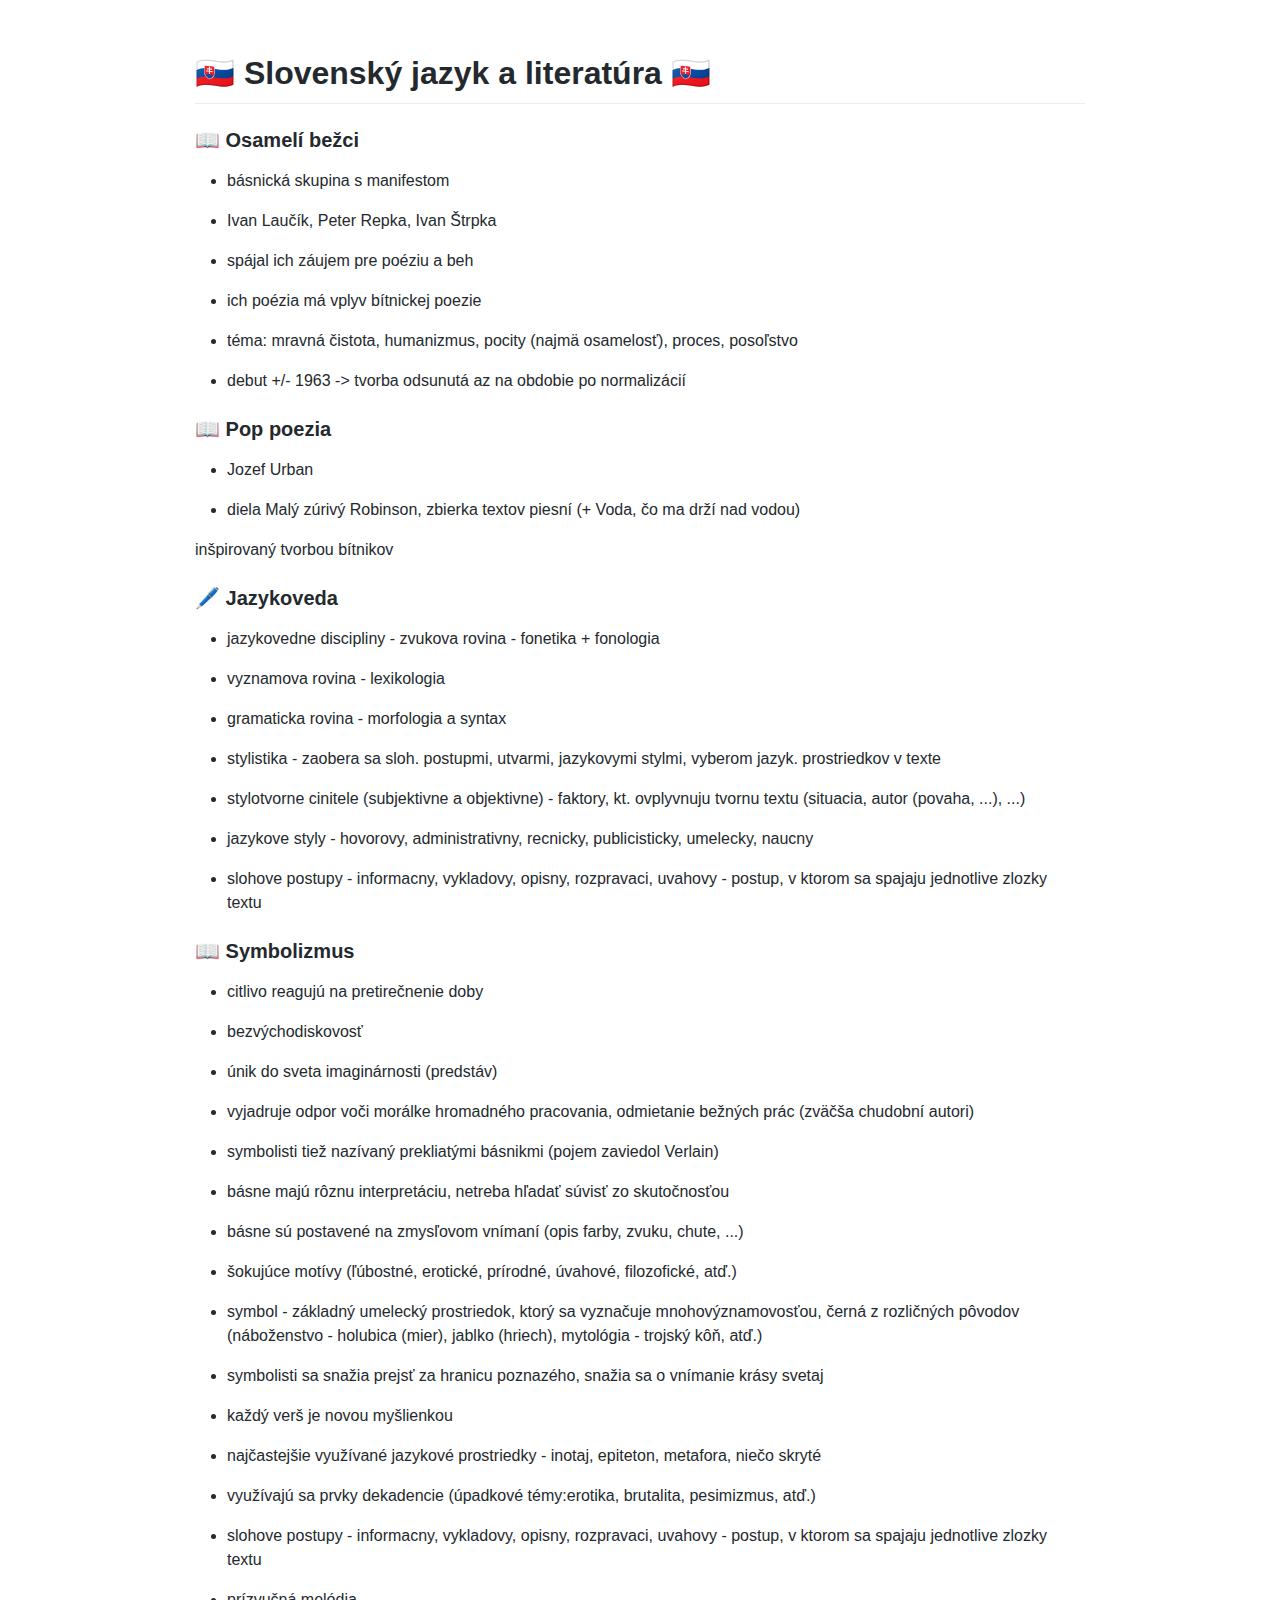
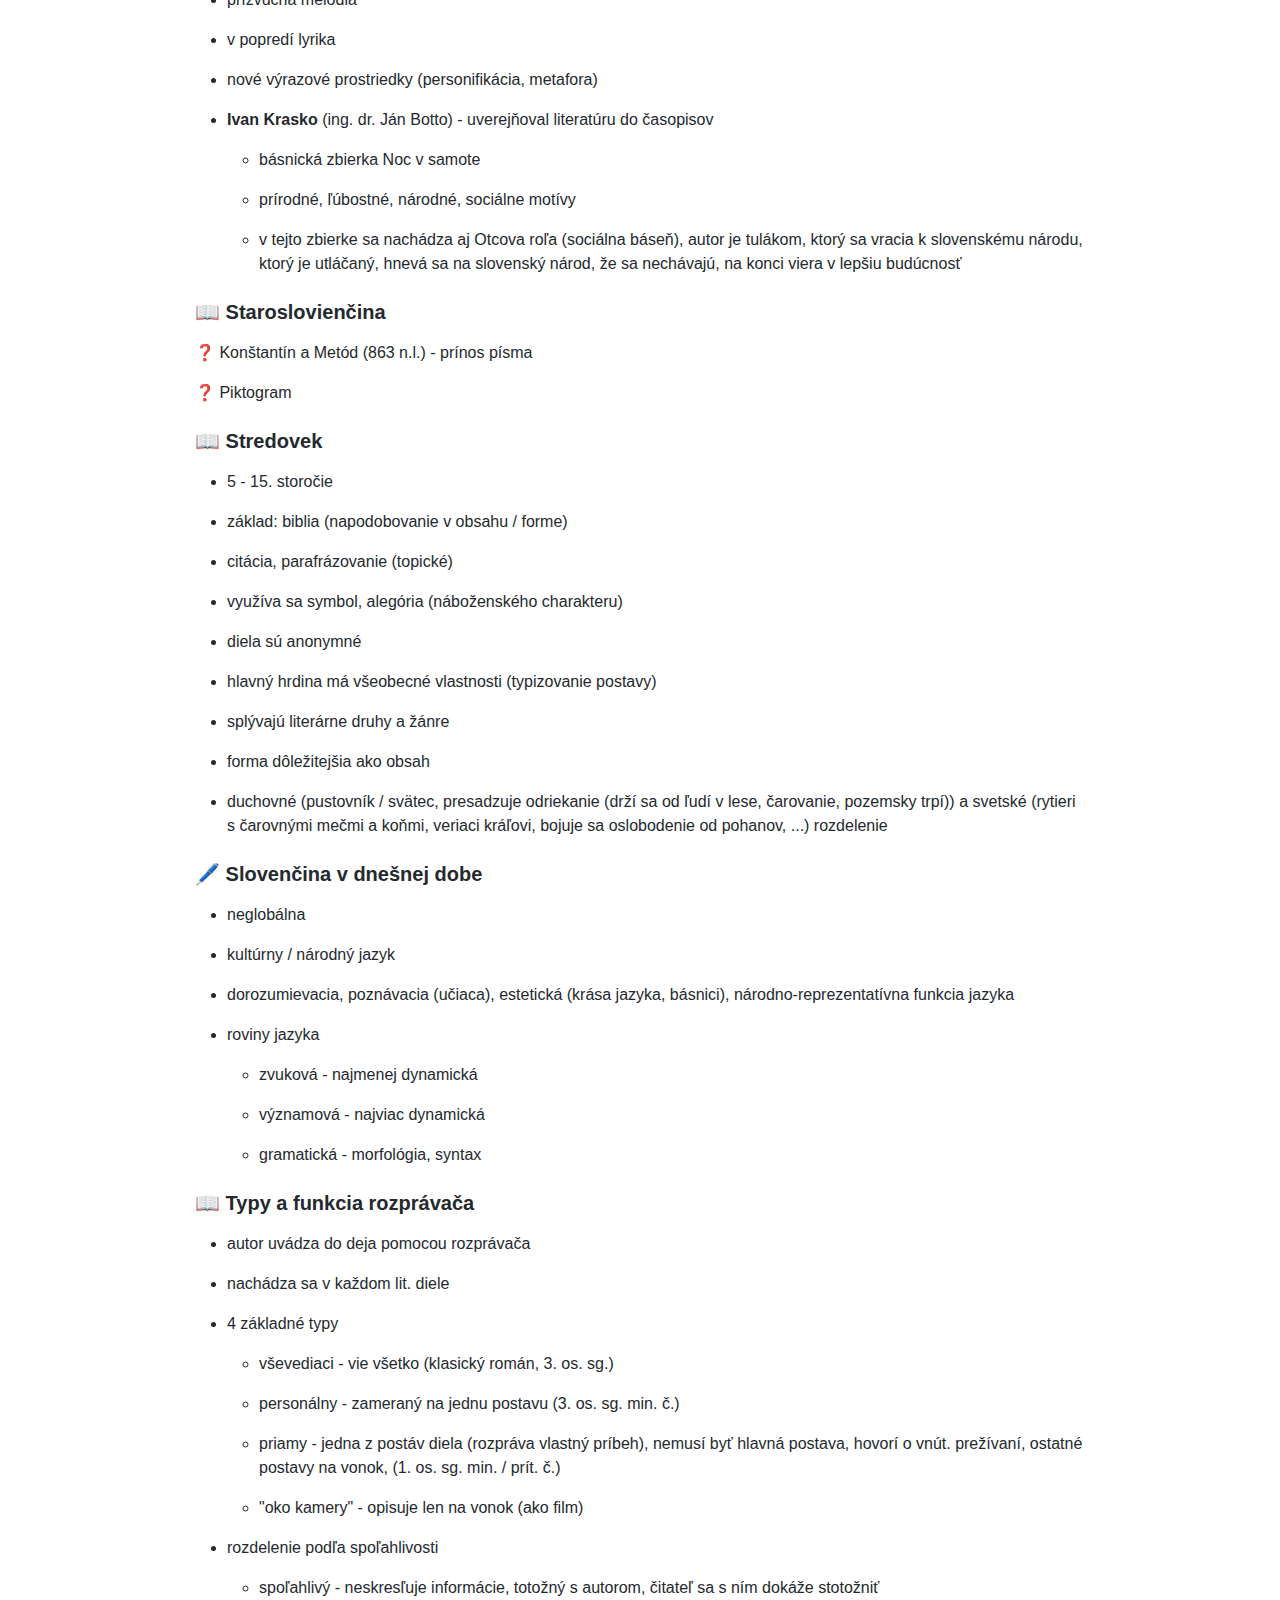
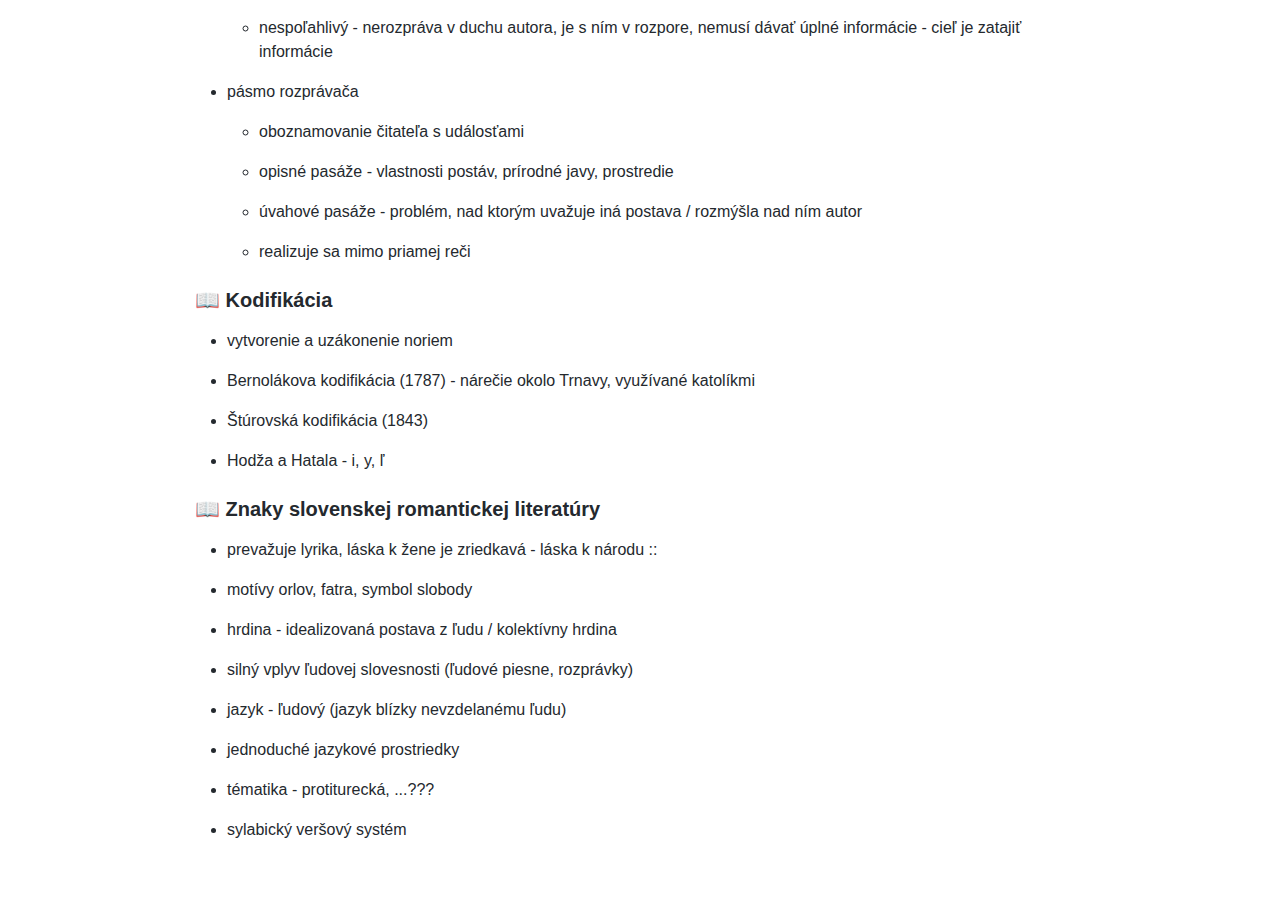
<file: material/slovensky_jazyk.html>
<!DOCTYPE html>
<html lang="en">
<head>
  <meta charset="UTF-8">
  <meta name="viewport" content="width=device-width, initial-scale=1">
  <title></title>
  <style>
  @font-face {
  font-family: octicons-link;
  src: url([data-uri]) format('woff');
}

.markdown-body .octicon {
  display: inline-block;
  fill: currentColor;
  vertical-align: text-bottom;
}

.markdown-body .anchor {
  float: left;
  line-height: 1;
  margin-left: -20px;
  padding-right: 4px;
}

.markdown-body .anchor:focus {
  outline: none;
}

.markdown-body h1 .octicon-link,
.markdown-body h2 .octicon-link,
.markdown-body h3 .octicon-link,
.markdown-body h4 .octicon-link,
.markdown-body h5 .octicon-link,
.markdown-body h6 .octicon-link {
  color: #1b1f23;
  vertical-align: middle;
  visibility: hidden;
}

.markdown-body h1:hover .anchor,
.markdown-body h2:hover .anchor,
.markdown-body h3:hover .anchor,
.markdown-body h4:hover .anchor,
.markdown-body h5:hover .anchor,
.markdown-body h6:hover .anchor {
  text-decoration: none;
}

.markdown-body h1:hover .anchor .octicon-link,
.markdown-body h2:hover .anchor .octicon-link,
.markdown-body h3:hover .anchor .octicon-link,
.markdown-body h4:hover .anchor .octicon-link,
.markdown-body h5:hover .anchor .octicon-link,
.markdown-body h6:hover .anchor .octicon-link {
  visibility: visible;
}

.markdown-body {
  -ms-text-size-adjust: 100%;
  -webkit-text-size-adjust: 100%;
  color: #24292e;
  line-height: 1.5;
  font-family: -apple-system,BlinkMacSystemFont,Segoe UI,Helvetica,Arial,sans-serif,Apple Color Emoji,Segoe UI Emoji,Segoe UI Symbol;
  font-size: 16px;
  line-height: 1.5;
  word-wrap: break-word;
}

.markdown-body .pl-c {
  color: #6a737d;
}

.markdown-body .pl-c1,
.markdown-body .pl-s .pl-v {
  color: #005cc5;
}

.markdown-body .pl-e,
.markdown-body .pl-en {
  color: #6f42c1;
}

.markdown-body .pl-s .pl-s1,
.markdown-body .pl-smi {
  color: #24292e;
}

.markdown-body .pl-ent {
  color: #22863a;
}

.markdown-body .pl-k {
  color: #d73a49;
}

.markdown-body .pl-pds,
.markdown-body .pl-s,
.markdown-body .pl-s .pl-pse .pl-s1,
.markdown-body .pl-sr,
.markdown-body .pl-sr .pl-cce,
.markdown-body .pl-sr .pl-sra,
.markdown-body .pl-sr .pl-sre {
  color: #032f62;
}

.markdown-body .pl-smw,
.markdown-body .pl-v {
  color: #e36209;
}

.markdown-body .pl-bu {
  color: #b31d28;
}

.markdown-body .pl-ii {
  background-color: #b31d28;
  color: #fafbfc;
}

.markdown-body .pl-c2 {
  background-color: #d73a49;
  color: #fafbfc;
}

.markdown-body .pl-c2:before {
  content: "^M";
}

.markdown-body .pl-sr .pl-cce {
  color: #22863a;
  font-weight: 700;
}

.markdown-body .pl-ml {
  color: #735c0f;
}

.markdown-body .pl-mh,
.markdown-body .pl-mh .pl-en,
.markdown-body .pl-ms {
  color: #005cc5;
  font-weight: 700;
}

.markdown-body .pl-mi {
  color: #24292e;
  font-style: italic;
}

.markdown-body .pl-mb {
  color: #24292e;
  font-weight: 700;
}

.markdown-body .pl-md {
  background-color: #ffeef0;
  color: #b31d28;
}

.markdown-body .pl-mi1 {
  background-color: #f0fff4;
  color: #22863a;
}

.markdown-body .pl-mc {
  background-color: #ffebda;
  color: #e36209;
}

.markdown-body .pl-mi2 {
  background-color: #005cc5;
  color: #f6f8fa;
}

.markdown-body .pl-mdr {
  color: #6f42c1;
  font-weight: 700;
}

.markdown-body .pl-ba {
  color: #586069;
}

.markdown-body .pl-sg {
  color: #959da5;
}

.markdown-body .pl-corl {
  color: #032f62;
  text-decoration: underline;
}

.markdown-body details {
  display: block;
}

.markdown-body summary {
  display: list-item;
}

.markdown-body a {
  background-color: transparent;
}

.markdown-body a:active,
.markdown-body a:hover {
  outline-width: 0;
}

.markdown-body strong {
  font-weight: inherit;
  font-weight: bolder;
}

.markdown-body h1 {
  font-size: 2em;
  margin: .67em 0;
}

.markdown-body img {
  border-style: none;
}

.markdown-body code,
.markdown-body kbd,
.markdown-body pre {
  font-family: monospace,monospace;
  font-size: 1em;
}

.markdown-body hr {
  box-sizing: content-box;
  height: 0;
  overflow: visible;
}

.markdown-body input {
  font: inherit;
  margin: 0;
}

.markdown-body input {
  overflow: visible;
}

.markdown-body [type=checkbox] {
  box-sizing: border-box;
  padding: 0;
}

.markdown-body * {
  box-sizing: border-box;
}

.markdown-body input {
  font-family: inherit;
  font-size: inherit;
  line-height: inherit;
}

.markdown-body a {
  color: #0366d6;
  text-decoration: none;
}

.markdown-body a:hover {
  text-decoration: underline;
}

.markdown-body strong {
  font-weight: 600;
}

.markdown-body hr {
  background: transparent;
  border: 0;
  border-bottom: 1px solid #dfe2e5;
  height: 0;
  margin: 15px 0;
  overflow: hidden;
}

.markdown-body hr:before {
  content: "";
  display: table;
}

.markdown-body hr:after {
  clear: both;
  content: "";
  display: table;
}

.markdown-body table {
  border-collapse: collapse;
  border-spacing: 0;
}

.markdown-body td,
.markdown-body th {
  padding: 0;
}

.markdown-body details summary {
  cursor: pointer;
}

.markdown-body h1,
.markdown-body h2,
.markdown-body h3,
.markdown-body h4,
.markdown-body h5,
.markdown-body h6 {
  margin-bottom: 0;
  margin-top: 0;
}

.markdown-body h1 {
  font-size: 32px;
}

.markdown-body h1,
.markdown-body h2 {
  font-weight: 600;
}

.markdown-body h2 {
  font-size: 24px;
}

.markdown-body h3 {
  font-size: 20px;
}

.markdown-body h3,
.markdown-body h4 {
  font-weight: 600;
}

.markdown-body h4 {
  font-size: 16px;
}

.markdown-body h5 {
  font-size: 14px;
}

.markdown-body h5,
.markdown-body h6 {
  font-weight: 600;
}

.markdown-body h6 {
  font-size: 12px;
}

.markdown-body p {
  margin-bottom: 10px;
  margin-top: 0;
}

.markdown-body blockquote {
  margin: 0;
}

.markdown-body ol,
.markdown-body ul {
  margin-bottom: 0;
  margin-top: 0;
  padding-left: 0;
}

.markdown-body ol ol,
.markdown-body ul ol {
  list-style-type: lower-roman;
}

.markdown-body ol ol ol,
.markdown-body ol ul ol,
.markdown-body ul ol ol,
.markdown-body ul ul ol {
  list-style-type: lower-alpha;
}

.markdown-body dd {
  margin-left: 0;
}

.markdown-body code,
.markdown-body pre {
  font-family: SFMono-Regular,Consolas,Liberation Mono,Menlo,Courier,monospace;
  font-size: 12px;
}

.markdown-body pre {
  margin-bottom: 0;
  margin-top: 0;
}

.markdown-body input::-webkit-inner-spin-button,
.markdown-body input::-webkit-outer-spin-button {
  -webkit-appearance: none;
  appearance: none;
  margin: 0;
}

.markdown-body .border {
  border: 1px solid #e1e4e8!important;
}

.markdown-body .border-0 {
  border: 0!important;
}

.markdown-body .border-bottom {
  border-bottom: 1px solid #e1e4e8!important;
}

.markdown-body .rounded-1 {
  border-radius: 3px!important;
}

.markdown-body .bg-white {
  background-color: #fff!important;
}

.markdown-body .bg-gray-light {
  background-color: #fafbfc!important;
}

.markdown-body .text-gray-light {
  color: #6a737d!important;
}

.markdown-body .mb-0 {
  margin-bottom: 0!important;
}

.markdown-body .my-2 {
  margin-bottom: 8px!important;
  margin-top: 8px!important;
}

.markdown-body .pl-0 {
  padding-left: 0!important;
}

.markdown-body .py-0 {
  padding-bottom: 0!important;
  padding-top: 0!important;
}

.markdown-body .pl-1 {
  padding-left: 4px!important;
}

.markdown-body .pl-2 {
  padding-left: 8px!important;
}

.markdown-body .py-2 {
  padding-bottom: 8px!important;
  padding-top: 8px!important;
}

.markdown-body .pl-3,
.markdown-body .px-3 {
  padding-left: 16px!important;
}

.markdown-body .px-3 {
  padding-right: 16px!important;
}

.markdown-body .pl-4 {
  padding-left: 24px!important;
}

.markdown-body .pl-5 {
  padding-left: 32px!important;
}

.markdown-body .pl-6 {
  padding-left: 40px!important;
}

.markdown-body .f6 {
  font-size: 12px!important;
}

.markdown-body .lh-condensed {
  line-height: 1.25!important;
}

.markdown-body .text-bold {
  font-weight: 600!important;
}

.markdown-body:before {
  content: "";
  display: table;
}

.markdown-body:after {
  clear: both;
  content: "";
  display: table;
}

.markdown-body>:first-child {
  margin-top: 0!important;
}

.markdown-body>:last-child {
  margin-bottom: 0!important;
}

.markdown-body a:not([href]) {
  color: inherit;
  text-decoration: none;
}

.markdown-body blockquote,
.markdown-body dl,
.markdown-body ol,
.markdown-body p,
.markdown-body pre,
.markdown-body table,
.markdown-body ul {
  margin-bottom: 16px;
  margin-top: 0;
}

.markdown-body hr {
  background-color: #e1e4e8;
  border: 0;
  height: .25em;
  margin: 24px 0;
  padding: 0;
}

.markdown-body blockquote {
  border-left: .25em solid #dfe2e5;
  color: #6a737d;
  padding: 0 1em;
}

.markdown-body blockquote>:first-child {
  margin-top: 0;
}

.markdown-body blockquote>:last-child {
  margin-bottom: 0;
}

.markdown-body kbd {
  background-color: #fafbfc;
  border: 1px solid #c6cbd1;
  border-bottom-color: #959da5;
  border-radius: 3px;
  box-shadow: inset 0 -1px 0 #959da5;
  color: #444d56;
  display: inline-block;
  font-size: 11px;
  line-height: 10px;
  padding: 3px 5px;
  vertical-align: middle;
}

.markdown-body h1,
.markdown-body h2,
.markdown-body h3,
.markdown-body h4,
.markdown-body h5,
.markdown-body h6 {
  font-weight: 600;
  line-height: 1.25;
  margin-bottom: 16px;
  margin-top: 24px;
}

.markdown-body h1 {
  font-size: 2em;
}

.markdown-body h1,
.markdown-body h2 {
  border-bottom: 1px solid #eaecef;
  padding-bottom: .3em;
}

.markdown-body h2 {
  font-size: 1.5em;
}

.markdown-body h3 {
  font-size: 1.25em;
}

.markdown-body h4 {
  font-size: 1em;
}

.markdown-body h5 {
  font-size: .875em;
}

.markdown-body h6 {
  color: #6a737d;
  font-size: .85em;
}

.markdown-body ol,
.markdown-body ul {
  padding-left: 2em;
}

.markdown-body ol ol,
.markdown-body ol ul,
.markdown-body ul ol,
.markdown-body ul ul {
  margin-bottom: 0;
  margin-top: 0;
}

.markdown-body li {
  word-wrap: break-all;
}

.markdown-body li>p {
  margin-top: 16px;
}

.markdown-body li+li {
  margin-top: .25em;
}

.markdown-body dl {
  padding: 0;
}

.markdown-body dl dt {
  font-size: 1em;
  font-style: italic;
  font-weight: 600;
  margin-top: 16px;
  padding: 0;
}

.markdown-body dl dd {
  margin-bottom: 16px;
  padding: 0 16px;
}

.markdown-body table {
  display: block;
  overflow: auto;
  width: 100%;
}

.markdown-body table th {
  font-weight: 600;
}

.markdown-body table td,
.markdown-body table th {
  border: 1px solid #dfe2e5;
  padding: 6px 13px;
}

.markdown-body table tr {
  background-color: #fff;
  border-top: 1px solid #c6cbd1;
}

.markdown-body table tr:nth-child(2n) {
  background-color: #f6f8fa;
}

.markdown-body img {
  background-color: #fff;
  box-sizing: content-box;
  max-width: 100%;
}

.markdown-body img[align=right] {
  padding-left: 20px;
}

.markdown-body img[align=left] {
  padding-right: 20px;
}

.markdown-body code {
  background-color: rgba(27,31,35,.05);
  border-radius: 3px;
  font-size: 85%;
  margin: 0;
  padding: .2em .4em;
}

.markdown-body pre {
  word-wrap: normal;
}

.markdown-body pre>code {
  background: transparent;
  border: 0;
  font-size: 100%;
  margin: 0;
  padding: 0;
  white-space: pre;
  word-break: normal;
}

.markdown-body .highlight {
  margin-bottom: 16px;
}

.markdown-body .highlight pre {
  margin-bottom: 0;
  word-break: normal;
}

.markdown-body .highlight pre,
.markdown-body pre {
  background-color: #f6f8fa;
  border-radius: 3px;
  font-size: 85%;
  line-height: 1.45;
  overflow: auto;
  padding: 16px;
}

.markdown-body pre code {
  background-color: transparent;
  border: 0;
  display: inline;
  line-height: inherit;
  margin: 0;
  max-width: auto;
  overflow: visible;
  padding: 0;
  word-wrap: normal;
}

.markdown-body .commit-tease-sha {
  color: #444d56;
  display: inline-block;
  font-family: SFMono-Regular,Consolas,Liberation Mono,Menlo,Courier,monospace;
  font-size: 90%;
}

.markdown-body .blob-wrapper {
  border-bottom-left-radius: 3px;
  border-bottom-right-radius: 3px;
  overflow-x: auto;
  overflow-y: hidden;
}

.markdown-body .blob-wrapper-embedded {
  max-height: 240px;
  overflow-y: auto;
}

.markdown-body .blob-num {
  -moz-user-select: none;
  -ms-user-select: none;
  -webkit-user-select: none;
  color: rgba(27,31,35,.3);
  cursor: pointer;
  font-family: SFMono-Regular,Consolas,Liberation Mono,Menlo,Courier,monospace;
  font-size: 12px;
  line-height: 20px;
  min-width: 50px;
  padding-left: 10px;
  padding-right: 10px;
  text-align: right;
  user-select: none;
  vertical-align: top;
  white-space: nowrap;
  width: 1%;
}

.markdown-body .blob-num:hover {
  color: rgba(27,31,35,.6);
}

.markdown-body .blob-num:before {
  content: attr(data-line-number);
}

.markdown-body .blob-code {
  line-height: 20px;
  padding-left: 10px;
  padding-right: 10px;
  position: relative;
  vertical-align: top;
}

.markdown-body .blob-code-inner {
  color: #24292e;
  font-family: SFMono-Regular,Consolas,Liberation Mono,Menlo,Courier,monospace;
  font-size: 12px;
  overflow: visible;
  white-space: pre;
  word-wrap: normal;
}

.markdown-body .pl-token.active,
.markdown-body .pl-token:hover {
  background: #ffea7f;
  cursor: pointer;
}

.markdown-body kbd {
  background-color: #fafbfc;
  border: 1px solid #d1d5da;
  border-bottom-color: #c6cbd1;
  border-radius: 3px;
  box-shadow: inset 0 -1px 0 #c6cbd1;
  color: #444d56;
  display: inline-block;
  font: 11px SFMono-Regular,Consolas,Liberation Mono,Menlo,Courier,monospace;
  line-height: 10px;
  padding: 3px 5px;
  vertical-align: middle;
}

.markdown-body :checked+.radio-label {
  border-color: #0366d6;
  position: relative;
  z-index: 1;
}

.markdown-body .tab-size[data-tab-size="1"] {
  -moz-tab-size: 1;
  tab-size: 1;
}

.markdown-body .tab-size[data-tab-size="2"] {
  -moz-tab-size: 2;
  tab-size: 2;
}

.markdown-body .tab-size[data-tab-size="3"] {
  -moz-tab-size: 3;
  tab-size: 3;
}

.markdown-body .tab-size[data-tab-size="4"] {
  -moz-tab-size: 4;
  tab-size: 4;
}

.markdown-body .tab-size[data-tab-size="5"] {
  -moz-tab-size: 5;
  tab-size: 5;
}

.markdown-body .tab-size[data-tab-size="6"] {
  -moz-tab-size: 6;
  tab-size: 6;
}

.markdown-body .tab-size[data-tab-size="7"] {
  -moz-tab-size: 7;
  tab-size: 7;
}

.markdown-body .tab-size[data-tab-size="8"] {
  -moz-tab-size: 8;
  tab-size: 8;
}

.markdown-body .tab-size[data-tab-size="9"] {
  -moz-tab-size: 9;
  tab-size: 9;
}

.markdown-body .tab-size[data-tab-size="10"] {
  -moz-tab-size: 10;
  tab-size: 10;
}

.markdown-body .tab-size[data-tab-size="11"] {
  -moz-tab-size: 11;
  tab-size: 11;
}

.markdown-body .tab-size[data-tab-size="12"] {
  -moz-tab-size: 12;
  tab-size: 12;
}

.markdown-body .task-list-item {
  list-style-type: none;
}

.markdown-body .task-list-item+.task-list-item {
  margin-top: 3px;
}

.markdown-body .task-list-item input {
  margin: 0 .2em .25em -1.6em;
  vertical-align: middle;
}

.markdown-body hr {
  border-bottom-color: #eee;
}

.markdown-body .pl-0 {
  padding-left: 0!important;
}

.markdown-body .pl-1 {
  padding-left: 4px!important;
}

.markdown-body .pl-2 {
  padding-left: 8px!important;
}

.markdown-body .pl-3 {
  padding-left: 16px!important;
}

.markdown-body .pl-4 {
  padding-left: 24px!important;
}

.markdown-body .pl-5 {
  padding-left: 32px!important;
}

.markdown-body .pl-6 {
  padding-left: 40px!important;
}

.markdown-body .pl-7 {
  padding-left: 48px!important;
}

.markdown-body .pl-8 {
  padding-left: 64px!important;
}

.markdown-body .pl-9 {
  padding-left: 80px!important;
}

.markdown-body .pl-10 {
  padding-left: 96px!important;
}

.markdown-body .pl-11 {
  padding-left: 112px!important;
}

.markdown-body .pl-12 {
  padding-left: 128px!important;
}

/*# sourceURL=webpack://./node_modules/github-markdown-css/github-markdown.css */
/*# sourceMappingURL=[data-uri] */
  </style>
  <style>
  /**
 * prism.js default theme for JavaScript, CSS and HTML
 * Based on dabblet (http://dabblet.com)
 * @author Lea Verou
 */

code[class*="language-"],
pre[class*="language-"] {
	color: black;
	background: none;
	text-shadow: 0 1px white;
	font-family: Consolas, Monaco, 'Andale Mono', 'Ubuntu Mono', monospace;
	font-size: 1em;
	text-align: left;
	white-space: pre;
	word-spacing: normal;
	word-break: normal;
	word-wrap: normal;
	line-height: 1.5;

	-moz-tab-size: 4;
	-o-tab-size: 4;
	tab-size: 4;

	-webkit-hyphens: none;
	-moz-hyphens: none;
	-ms-hyphens: none;
	hyphens: none;
}

pre[class*="language-"]::-moz-selection, pre[class*="language-"] ::-moz-selection,
code[class*="language-"]::-moz-selection, code[class*="language-"] ::-moz-selection {
	text-shadow: none;
	background: #b3d4fc;
}

pre[class*="language-"]::selection, pre[class*="language-"] ::selection,
code[class*="language-"]::selection, code[class*="language-"] ::selection {
	text-shadow: none;
	background: #b3d4fc;
}

@media print {
	code[class*="language-"],
	pre[class*="language-"] {
		text-shadow: none;
	}
}

/* Code blocks */
pre[class*="language-"] {
	padding: 1em;
	margin: .5em 0;
	overflow: auto;
}

:not(pre) > code[class*="language-"],
pre[class*="language-"] {
	background: #f5f2f0;
}

/* Inline code */
:not(pre) > code[class*="language-"] {
	padding: .1em;
	border-radius: .3em;
	white-space: normal;
}

.token.comment,
.token.prolog,
.token.doctype,
.token.cdata {
	color: slategray;
}

.token.punctuation {
	color: #999;
}

.token.namespace {
	opacity: .7;
}

.token.property,
.token.tag,
.token.boolean,
.token.number,
.token.constant,
.token.symbol,
.token.deleted {
	color: #905;
}

.token.selector,
.token.attr-name,
.token.string,
.token.char,
.token.builtin,
.token.inserted {
	color: #690;
}

.token.operator,
.token.entity,
.token.url,
.language-css .token.string,
.style .token.string {
	color: #9a6e3a;
	/* This background color was intended by the author of this theme. */
	background: hsla(0, 0%, 100%, .5);
}

.token.atrule,
.token.attr-value,
.token.keyword {
	color: #07a;
}

.token.function,
.token.class-name {
	color: #DD4A68;
}

.token.regex,
.token.important,
.token.variable {
	color: #e90;
}

.token.important,
.token.bold {
	font-weight: bold;
}
.token.italic {
	font-style: italic;
}

.token.entity {
	cursor: help;
}

/*# sourceURL=webpack://./node_modules/prismjs/themes/prism.css */
/*# sourceMappingURL=[data-uri] */
  </style>
  <style>
  
  </style>
  <style>
    .markdown-body {
      font-family: -apple-system,Segoe UI,Helvetica,Arial,sans-serif,Apple Color Emoji,Segoe UI Emoji;
      box-sizing: border-box;
      min-width: 200px;
      max-width: 980px;
      margin: 0 auto;
      padding: 45px;
    }

    @media not print {
      .markdown-body {
        padding: 45px;
      }

      @media (max-width: 767px) {
        .markdown-body {
          padding: 15px;
        }
      }
    }

    .hf-container {
      color: #24292e;
      line-height: 1.3;
    }

    .markdown-body .highlight pre,
    .markdown-body pre {
      white-space: pre-wrap;
    }
    .markdown-body table {
      display: table;
    }
    .markdown-body img[data-align="center"] {
      display: block;
      margin: 0 auto;
    }
    .markdown-body img[data-align="right"] {
      display: block;
      margin: 0 0 0 auto;
    }
    .markdown-body li.task-list-item {
      list-style-type: none;
    }
    .markdown-body li > [type=checkbox] {
      margin: 0 0 0 -1.3em;
    }
    .markdown-body input[type="checkbox"] ~ p {
      margin-top: 0;
      display: inline-block;
    }
    .markdown-body ol ol,
    .markdown-body ul ol {
      list-style-type: decimal;
    }
    .markdown-body ol ol ol,
    .markdown-body ol ul ol,
    .markdown-body ul ol ol,
    .markdown-body ul ul ol {
      list-style-type: decimal;
    }
  </style>
  <style>.markdown-body a.footnote-ref {
  text-decoration: none;
}

.footnotes {
  font-size: .85em;
  opacity: .8;
}

.footnotes li[role="doc-endnote"] {
  position: relative;
}

.footnotes .footnote-back {
  position: absolute;
  font-family: initial;
  top: .2em;
  right: 1em;
  text-decoration: none;
}

.inline-math.invalid,
.multiple-math.invalid {
  color: rgb(255, 105, 105);
}

.toc-container {
  width: 100%;
}

.toc-container .toc-title {
  font-weight: 700;
  font-size: 1.2em;
  margin-bottom: 0;
}

.toc-container li,
.toc-container ul,
.toc-container ul li {
  list-style: none !important;
}

.toc-container > ul {
  padding-left: 0;
}

.toc-container ul li span {
  display : flex;
}

.toc-container ul li span a {
  color: inherit;
  text-decoration: none;
}
.toc-container ul li span a:hover {
  color: inherit;
  text-decoration: none;
}

.toc-container ul li span span.dots {
  flex: 1;
  height: 0.65em;
  margin: 0 10px;
  border-bottom: 2px dotted black;
}

/*# sourceURL=webpack://./src/muya/lib/assets/styles/exportStyle.css */
/*# sourceMappingURL=[data-uri] */</style>
  <style>.markdown-body{}pre.front-matter{display:none!important;}</style>
</head>
<body>
  <article class="markdown-body"><h1 class="atx" id="slovakia-slovensky-jazyk-a-literatura--slovakia">🇸🇰 Slovenský jazyk a literatúra  🇸🇰</h1>
<h3 class="atx" id="book-osameli-bezci">📖 Osamelí bežci</h3>
<ul>
<li><p>básnická skupina s manifestom</p>
</li>
<li><p>Ivan Laučík, Peter Repka, Ivan Štrpka</p>
</li>
<li><p>spájal ich záujem pre poéziu a beh </p>
</li>
<li><p>ich poézia má vplyv bítnickej poezie</p>
</li>
<li><p>téma: mravná čistota, humanizmus, pocity (najmä osamelosť), proces, posoľstvo</p>
</li>
<li><p>debut +/- 1963 -&gt; tvorba odsunutá az na obdobie po normalizácií</p>
</li>
</ul>
<h3 class="atx" id="book-pop-poezia">📖 Pop poezia</h3>
<ul>
<li><p>Jozef Urban</p>
</li>
<li><p>diela Malý zúrivý Robinson, zbierka textov piesní (+ Voda, čo ma drží nad vodou)</p>
</li>
</ul>
<p>inšpirovaný tvorbou bítnikov</p>
<h3 class="atx" id="pen-jazykoveda">🖊️ Jazykoveda</h3>
<ul>
<li><p>jazykovedne discipliny - zvukova rovina - fonetika + fonologia</p>
</li>
<li><p>vyznamova rovina - lexikologia</p>
</li>
<li><p>gramaticka rovina - morfologia a syntax</p>
</li>
<li><p>stylistika - zaobera sa sloh. postupmi, utvarmi, jazykovymi stylmi, vyberom jazyk. prostriedkov v texte</p>
</li>
<li><p>stylotvorne cinitele (subjektivne a objektivne) - faktory, kt. ovplyvnuju tvornu textu (situacia, autor (povaha, ...), ...)</p>
</li>
<li><p>jazykove styly - hovorovy, administrativny, recnicky, publicisticky, umelecky, naucny</p>
</li>
<li><p>slohove postupy - informacny, vykladovy, opisny, rozpravaci, uvahovy - postup, v ktorom sa spajaju jednotlive zlozky textu</p>
</li>
</ul>
<h3 class="atx" id="book-symbolizmus">📖 Symbolizmus</h3>
<ul>
<li><p>citlivo reagujú na pretirečnenie doby</p>
</li>
<li><p>bezvýchodiskovosť</p>
</li>
<li><p>únik do sveta imaginárnosti (predstáv)</p>
</li>
<li><p>vyjadruje odpor voči morálke hromadného pracovania, odmietanie bežných prác (zväčša chudobní autori)</p>
</li>
<li><p>symbolisti tiež nazívaný prekliatými básnikmi (pojem zaviedol Verlain)</p>
</li>
<li><p>básne majú rôznu interpretáciu, netreba hľadať súvisť zo skutočnosťou</p>
</li>
<li><p>básne sú postavené na zmysľovom vnímaní (opis farby, zvuku, chute, ...)</p>
</li>
<li><p>šokujúce motívy (ľúbostné, erotické, prírodné, úvahové, filozofické, atď.)</p>
</li>
<li><p>symbol - základný umelecký prostriedok, ktorý sa vyznačuje mnohovýznamovosťou, černá z rozličných pôvodov (náboženstvo - holubica (mier), jablko (hriech), mytológia - trojský kôň, atď.)</p>
</li>
<li><p>symbolisti sa snažia prejsť za hranicu poznazého, snažia sa o vnímanie krásy svetaj</p>
</li>
<li><p>každý verš je novou myšlienkou</p>
</li>
<li><p>najčastejšie využívané jazykové prostriedky - inotaj, epiteton, metafora, niečo skryté</p>
</li>
<li><p>využívajú sa prvky dekadencie (úpadkové témy:erotika, brutalita, pesimizmus, atď.) </p>
</li>
<li><p>slohove postupy - informacny, vykladovy, opisny, rozpravaci, uvahovy - postup, v ktorom sa spajaju jednotlive zlozky textu</p>
</li>
<li><p>prízvučná melódia</p>
</li>
<li><p>v popredí lyrika</p>
</li>
<li><p>nové výrazové prostriedky (personifikácia, metafora)</p>
</li>
<li><p><strong>Ivan Krasko</strong> (ing. dr. Ján Botto) - uverejňoval literatúru do časopisov</p>
<ul>
<li><p>básnická zbierka Noc v samote</p>
</li>
<li><p>prírodné, ľúbostné, národné, sociálne motívy</p>
</li>
<li><p>v tejto zbierke sa nachádza aj Otcova roľa (sociálna báseň), autor je tulákom, ktorý sa vracia k slovenskému národu, ktorý je utláčaný, hnevá sa na slovenský národ, že sa nechávajú, na konci viera v lepšiu budúcnosť</p>
</li>
</ul>
</li>
</ul>
<h3 class="atx" id="book-starosloviencina">📖 Staroslovienčina</h3>
<p>❓ Konštantín a Metód (863 n.l.) - prínos písma</p>
<p>❓ Piktogram</p>
<h3 class="atx" id="book-stredovek">📖 Stredovek</h3>
<ul>
<li><p>5 - 15. storočie</p>
</li>
<li><p>základ: biblia (napodobovanie v obsahu / forme)</p>
</li>
<li><p>citácia, parafrázovanie (topické)</p>
</li>
<li><p>využíva sa symbol, alegória (náboženského charakteru)</p>
</li>
<li><p>diela sú anonymné</p>
</li>
<li><p>hlavný hrdina má všeobecné vlastnosti (typizovanie postavy)</p>
</li>
<li><p>splývajú literárne druhy a žánre</p>
</li>
<li><p>forma dôležitejšia ako obsah</p>
</li>
<li><p>duchovné (pustovník / svätec, presadzuje odriekanie (drží sa od ľudí v lese, čarovanie, pozemsky trpí)) a svetské (rytieri s čarovnými mečmi a koňmi, veriaci kráľovi, bojuje sa oslobodenie od pohanov, ...) rozdelenie</p>
</li>
</ul>
<h3 class="atx" id="pen-slovencina-v-dnesnej-dobe">🖊️ Slovenčina v dnešnej dobe</h3>
<ul>
<li><p>neglobálna</p>
</li>
<li><p>kultúrny / národný jazyk</p>
</li>
<li><p>dorozumievacia, poznávacia (učiaca), estetická (krása jazyka, básnici), národno-reprezentatívna funkcia jazyka</p>
</li>
<li><p>roviny jazyka</p>
<ul>
<li><p>zvuková - najmenej dynamická</p>
</li>
<li><p>významová - najviac dynamická</p>
</li>
<li><p>gramatická - morfológia, syntax</p>
</li>
</ul>
</li>
</ul>
<h3 class="atx" id="book-typy-a-funkcia-rozpravaca">📖 Typy a funkcia rozprávača</h3>
<ul>
<li><p>autor uvádza do deja pomocou rozprávača</p>
</li>
<li><p>nachádza sa v každom lit. diele</p>
</li>
<li><p>4 základné typy</p>
<ul>
<li><p>vševediaci - vie všetko (klasický román, 3. os. sg.)</p>
</li>
<li><p>personálny - zameraný na jednu postavu (3. os. sg. min. č.)</p>
</li>
<li><p>priamy - jedna z postáv diela (rozpráva vlastný príbeh), nemusí byť hlavná postava, hovorí o vnút. prežívaní, ostatné postavy na vonok, (1. os. sg. min. / prít. č.)</p>
</li>
<li><p>"oko kamery" - opisuje len na vonok (ako film)</p>
</li>
</ul>
</li>
<li><p>rozdelenie podľa spoľahlivosti</p>
<ul>
<li><p>spoľahlivý - neskresľuje informácie, totožný s autorom, čitateľ sa s ním dokáže stotožniť</p>
</li>
<li><p>nespoľahlivý - nerozpráva v duchu autora, je s ním v rozpore, nemusí dávať úplné informácie - cieľ je zatajiť informácie</p>
</li>
</ul>
</li>
<li><p>pásmo rozprávača</p>
<ul>
<li><p>oboznamovanie čitateľa s událosťami</p>
</li>
<li><p>opisné pasáže - vlastnosti postáv, prírodné javy, prostredie</p>
</li>
<li><p>úvahové pasáže - problém, nad ktorým uvažuje iná postava / rozmýšla nad ním autor</p>
</li>
<li><p>realizuje sa mimo priamej reči</p>
</li>
</ul>
</li>
</ul>
<h3 class="atx" id="book-kodifikacia">📖 Kodifikácia</h3>
<ul>
<li><p>vytvorenie a uzákonenie noriem</p>
</li>
<li><p>Bernolákova kodifikácia (1787) - nárečie okolo Trnavy, využívané katolíkmi</p>
</li>
<li><p>Štúrovská kodifikácia (1843) </p>
</li>
<li><p>Hodža a Hatala - i, y, ľ</p>
</li>
</ul>
<h3 class="atx" id="book-znaky-slovenskej-romantickej-literatury">📖 Znaky slovenskej romantickej literatúry</h3>
<ul>
<li><p>prevažuje lyrika, láska k žene je zriedkavá - láska k národu ::</p>
</li>
<li><p>motívy orlov, fatra, symbol slobody</p>
</li>
<li><p>hrdina - idealizovaná postava z ľudu / kolektívny hrdina</p>
</li>
<li><p>silný vplyv ľudovej slovesnosti (ľudové piesne, rozprávky)</p>
</li>
<li><p>jazyk - ľudový (jazyk blízky nevzdelanému ľudu)</p>
</li>
<li><p>jednoduché jazykové prostriedky</p>
</li>
<li><p>tématika - protiturecká, ...???</p>
</li>
<li><p>sylabický veršový systém</p>
</li>
</ul>
</article>
</body>
</html>
</file>
